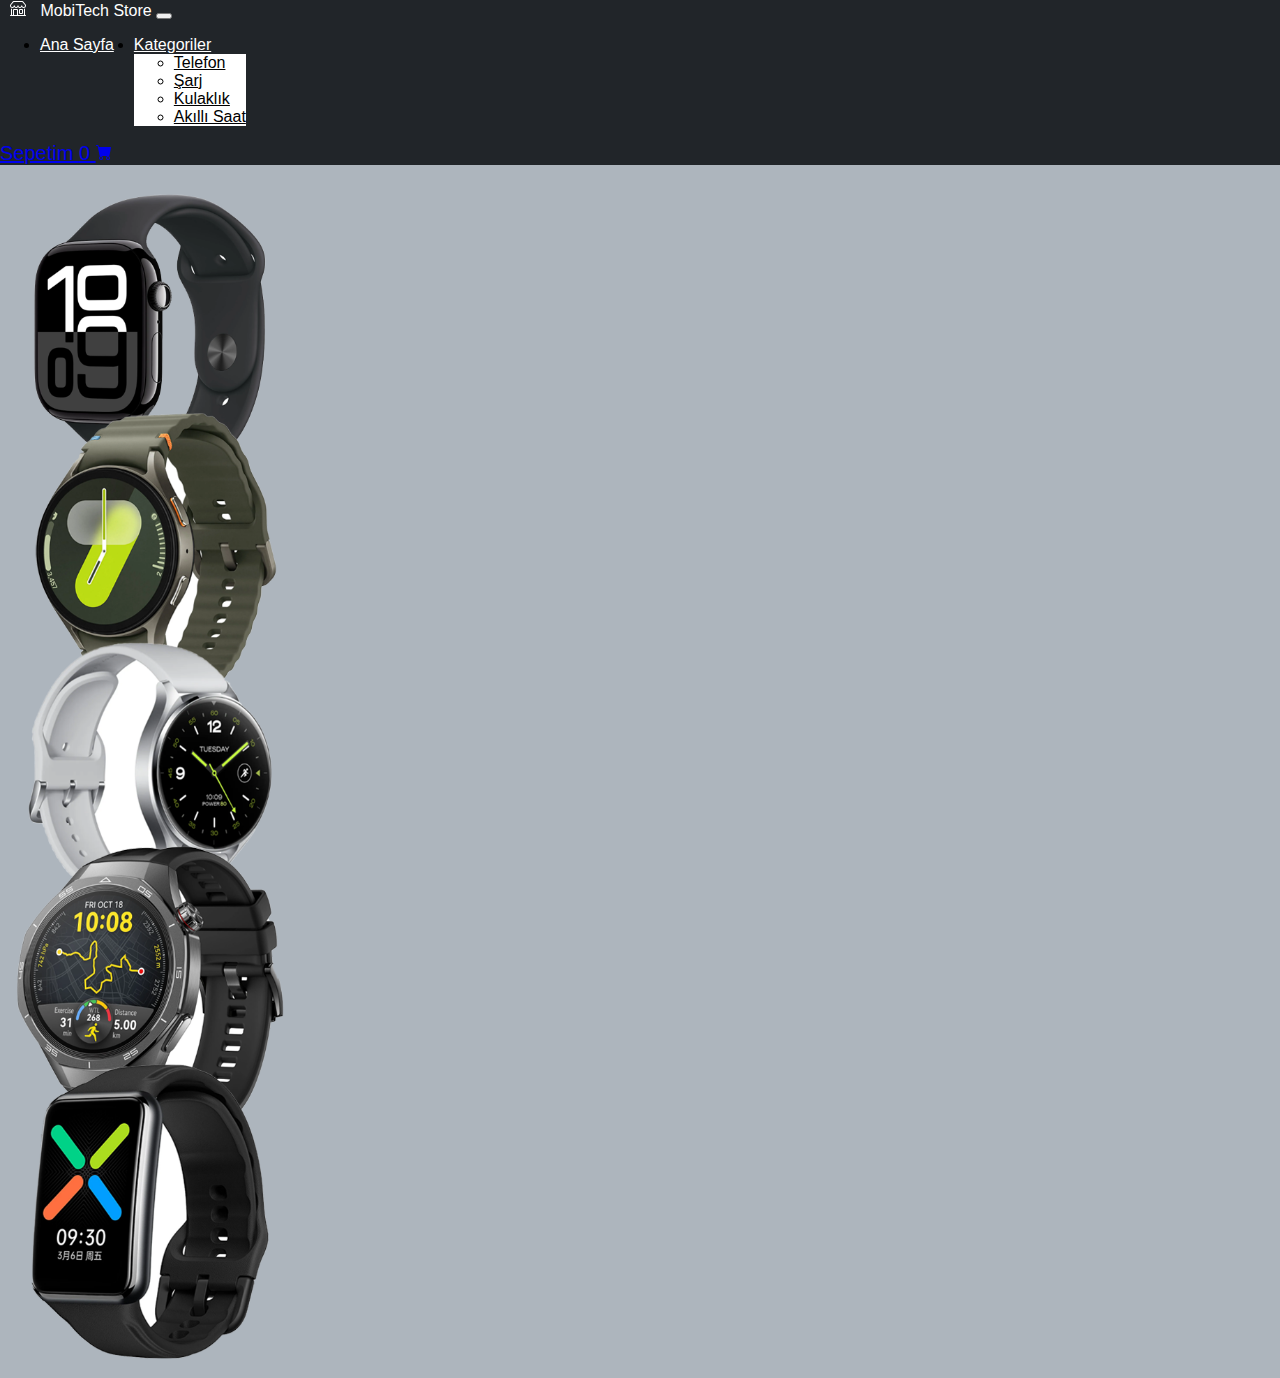
<file: Teknoloji Mağazası ve Teknik Sitesi/akıllısaat.html>
<!DOCTYPE html>
<html lang="en">
<head>
    <meta charset="UTF-8">
    <meta name="viewport" content="width=device-width, initial-scale=1.0">
    <link rel="stylesheet" href="telefon.css">
    <script src="script.js"></script>
    <link href="https://cdn.jsdelivr.net/npm/bootstrap@5.3.5/dist/css/bootstrap.min.css" rel="stylesheet" integrity="sha384-SgOJa3DmI69IUzQ2PVdRZhwQ+dy64/BUtbMJw1MZ8t5HZApcHrRKUc4W0kG879m7" crossorigin="anonymous">
    <title>MobiTech - Akıllı Saat</title>
</head>
<body class="telekran">
<!-- Navbar Bölümü -->
  <nav class="navbar navbar-expand-lg">
    <div class="container-fluid">
        <svg xmlns="http://www.w3.org/2000/svg" width="16" height="16" fill="currentColor" class="shoplogo" viewBox="0 0 16 16">
            <path d="M2.97 1.35A1 1 0 0 1 3.73 1h8.54a1 1 0 0 1 .76.35l2.609 3.044A1.5 1.5 0 0 1 16 5.37v.255a2.375 2.375 0 0 1-4.25 1.458A2.37 2.37 0 0 1 9.875 8 2.37 2.37 0 0 1 8 7.083 2.37 2.37 0 0 1 6.125 8a2.37 2.37 0 0 1-1.875-.917A2.375 2.375 0 0 1 0 5.625V5.37a1.5 1.5 0 0 1 .361-.976zm1.78 4.275a1.375 1.375 0 0 0 2.75 0 .5.5 0 0 1 1 0 1.375 1.375 0 0 0 2.75 0 .5.5 0 0 1 1 0 1.375 1.375 0 1 0 2.75 0V5.37a.5.5 0 0 0-.12-.325L12.27 2H3.73L1.12 5.045A.5.5 0 0 0 1 5.37v.255a1.375 1.375 0 0 0 2.75 0 .5.5 0 0 1 1 0M1.5 8.5A.5.5 0 0 1 2 9v6h1v-5a1 1 0 0 1 1-1h3a1 1 0 0 1 1 1v5h6V9a.5.5 0 0 1 1 0v6h.5a.5.5 0 0 1 0 1H.5a.5.5 0 0 1 0-1H1V9a.5.5 0 0 1 .5-.5M4 15h3v-5H4zm5-5a1 1 0 0 1 1-1h2a1 1 0 0 1 1 1v3a1 1 0 0 1-1 1h-2a1 1 0 0 1-1-1zm3 0h-2v3h2z"/>
          </svg>
        <a class="navbar-brand">MobiTech Store</a>
        <button class="navbar-toggler" type="button" data-bs-toggle="collapse" data-bs-target="#navbarNavDropdown" aria-controls="navbarNavDropdown" aria-expanded="false" aria-label="Toggle navigation">
            <span class="navbar-toggler-icon"></span>
        </button>
        <div class="collapse navbar-collapse" id="navbarNavDropdown">
            <ul class="navbar-nav">
              <li class="nav-item">
                <a class="nav-link active" href="index.html">Ana Sayfa</a>
              </li>
      <div class="collapse navbar-collapse" id="navbarNavDropdown">
        <li class="nav-item dropdown">
            <a class="nav-link dropdown-toggle" href="#" role="button"
               data-bs-toggle="dropdown" aria-expanded="false">
              Kategoriler
            </a>
            <ul class="dropdown-menu">
              <li><a class="dropdown-item" href="telefon.html" target="_blank">Telefon</a></li>
              <li><a class="dropdown-item" href="sarj.html" target="_blank">Şarj</a></li>
              <li><a class="dropdown-item" href="kulaklık.html" target="_blank">Kulaklık</a></li>
              <li><a class="dropdown-item" href="akıllısaat.html" target="_blank">Akıllı Saat</a></li>
            </ul>
          </li>
        </ul>
        <div class="sepet ms-auto">
          <a class="btn btn-success position-relative" href="sepet.html" target="_blank">
            Sepetim
            <span id="cart-count" class="position-absolute top-0 start-100 translate-middle badge rounded-pill bg-danger">
              0
            </span>
            <svg xmlns="http://www.w3.org/2000/svg" width="16" height="16" fill="currentColor"
                 class="bi bi-cart-fill ms-1" viewBox="0 0 16 16">
              <path d="M0 1.5A.5.5 0 0 1 .5 1H2a.5.5 0 0 1
                .485.379L2.89 3H14.5a.5.5 0 0 1
                .491.592l-1.5 8A.5.5 0 0 1
                13 12H4a.5.5 0 0 1-.491-.408L2.01
                3.607 1.61 2H.5a.5.5 0 0
                1-.5-.5M5 12a2 2 0 1 0 0
                4 2 2 0 0 0 0-4m7 0a2 2 0 1 0
                0 4 2 2 0 0 0 0-4m-7 1a1 1 0
                1 1 0 2 1 1 0 0 1 0-2m7
                0a1 1 0 1 1 0 2 1 1 0 0 1 0-2"/>
            </svg>
          </a>
        </div>
      </div>
    </div>
  </nav>    
          <div class="container py-4">
            <div class="row row-cols-1 row-cols-sm-2 row-cols-md-3 g-4">
              <!-- Apple Watch Series 10 -->
              <div class="col">
                <div class="card shadow-sm">
                  <img src="applesaat.png" class="card-img-top" alt="Apple Watch Series 10">
                  <div class="card-body">
                    <h5 class="card-title">Apple Watch Series 10<br>18.999 TL</h5>
                    <ul class="list-unstyled">
                      <li>Bellek Kapasitesi: 64 GB</li>
                      <li>Pil Gücü (mAh): 542</li>
                      <li>İşlemci: watchOS 11</li>
                      <li>Ekran Boyutu: 1.95 inç</li>
                    </ul>
                    <button class="btn btn-primary"
                            onclick="addToCart('Apple Watch Series 10', 18999)">
                      Sepete Ekle
                    </button>
                  </div>
                </div>
              </div>
              <!-- Samsung Galaxy Watch7 -->
              <div class="col">
                <div class="card shadow-sm">
                  <img src="samsaat.png" class="card-img-top" alt="Samsung Galaxy Watch7">
                  <div class="card-body">
                    <h5 class="card-title">Samsung Galaxy Watch7<br>8.399 TL</h5>
                    <ul class="list-unstyled">
                      <li>Bellek Kapasitesi: 32 GB</li>
                      <li>Pil Gücü (mAh): 425</li>
                      <li>İşlemci: Exynos W1000</li>
                      <li>Ekran Boyutu: 1.47 inç</li>
                    </ul>
                    <button class="btn btn-primary"
                            onclick="addToCart('Samsung Galaxy Watch7', 8399)">
                      Sepete Ekle
                    </button>
                  </div>
                </div>
              </div>
              <!-- Xiaomi Watch 2 -->
              <div class="col">
                <div class="card shadow-sm">
                  <img src="xiasaat.png" class="card-img-top" alt="Xiaomi Watch 2">
                  <div class="card-body">
                    <h5 class="card-title">Xiaomi Watch 2<br>5.999 TL</h5>
                    <ul class="list-unstyled">
                      <li>Bellek Kapasitesi: 32 GB</li>
                      <li>Pil Gücü (mAh): 495</li>
                      <li>İşlemci: Qualcomm Snapdragon</li>
                      <li>Ekran Boyutu: 1.43 inç</li>
                    </ul>
                    <button class="btn btn-primary"
                            onclick="addToCart('Xiaomi Watch 2', 5999)">
                      Sepete Ekle
                    </button>
                  </div>
                </div>
              </div>
              <!-- Huawei Watch GT 5 Pro -->
              <div class="col">
                <div class="card shadow-sm">
                  <img src="huasaat.png" class="card-img-top" alt="Huawei Watch GT 5 Pro">
                  <div class="card-body">
                    <h5 class="card-title">Huawei Watch GT 5 Pro<br>10.999 TL</h5>
                    <ul class="list-unstyled">
                      <li>Bellek Kapasitesi: 32 GB</li>
                      <li>Pil Gücü (mAh): 524</li>
                      <li>İşlemci: Qualcomm Snapdragon</li>
                      <li>Ekran Boyutu: 1.45 inç</li>
                    </ul>
                    <button class="btn btn-primary"
                            onclick="addToCart('Huawei Watch GT 5 Pro', 10999)">
                      Sepete Ekle
                    </button>
                  </div>
                </div>
              </div>
              <!-- Oppo Watch -->
              <div class="col">
                <div class="card shadow-sm">
                  <img src="opposaat.png" class="card-img-top" alt="Oppo Watch">
                  <div class="card-body">
                    <h5 class="card-title">Oppo Watch<br>2.069 TL</h5>
                    <ul class="list-unstyled">
                      <li>Bellek Kapasitesi: 8 GB</li>
                      <li>Pil Gücü (mAh): 430</li>
                      <li>İşlemci: Qualcomm Snapdragon</li>
                      <li>Ekran Boyutu: 1.6 inç</li>
                    </ul>
                    <button class="btn btn-primary"
                            onclick="addToCart('Oppo Watch', 2069)">
                      Sepete Ekle
                    </button>
                  </div>
                </div>
              </div>
            </div>
          </div>
          <script
            src="https://cdn.jsdelivr.net/npm/bootstrap@5.3.5/dist/js/bootstrap.bundle.min.js"
            integrity="sha384-k6d4wzSIapyDyv1kpU366/PK5hCdSbCRGRCMv+eplOQJWyd1fbcAu9OCUj5zNLiq"
            crossorigin="anonymous">
          </script>
          <script src="script.js"></script>
        </body>
        </html>
</file>
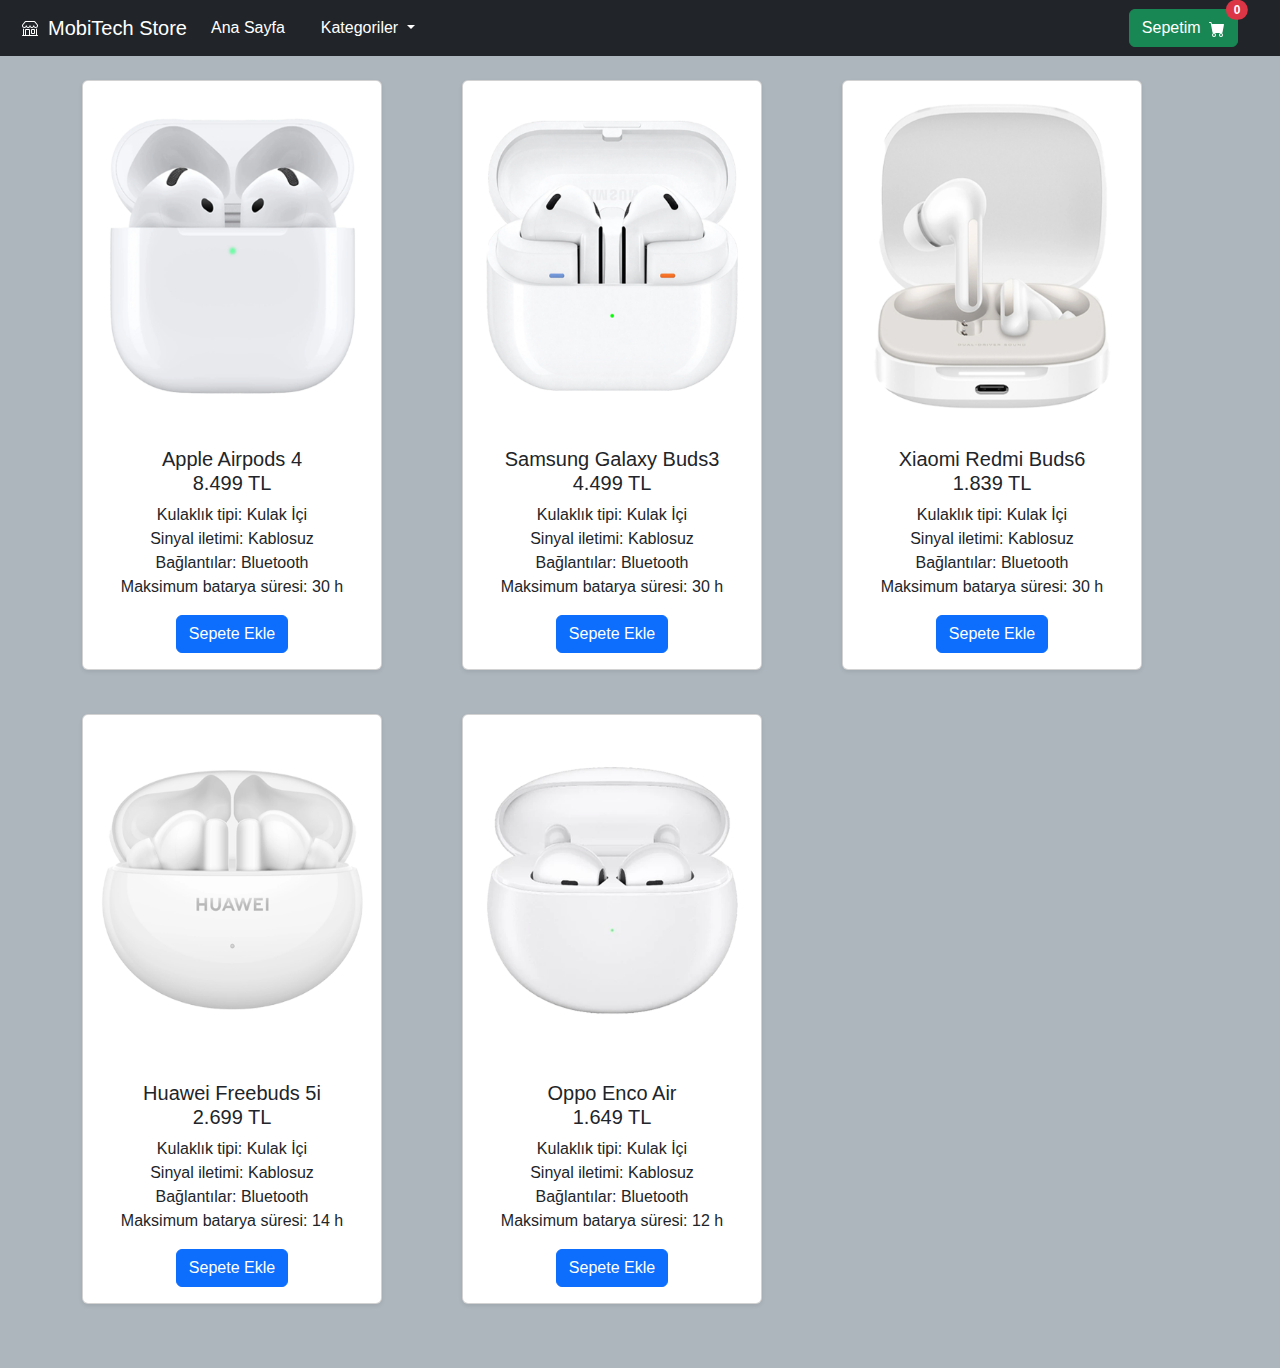
<file: Teknoloji Mağazası ve Teknik Sitesi/kulaklık.html>
<!DOCTYPE html>
<html lang="en">
<head>
  <meta charset="UTF-8">
  <meta name="viewport" content="width=device-width, initial-scale=1.0">
  <link rel="stylesheet" href="telefon.css">
  <script src="script.js"></script>
  <link href="https://cdn.jsdelivr.net/npm/bootstrap@5.3.5/dist/css/bootstrap.min.css" rel="stylesheet">
  <title>MobiTech - Kulaklık</title>
</head>
<body class="telekran">
<!-- Navbar Bölümü -->
<nav class="navbar navbar-expand-lg">
  <div class="container-fluid">
      <svg xmlns="http://www.w3.org/2000/svg" width="16" height="16" fill="currentColor" class="shoplogo" viewBox="0 0 16 16">
          <path d="M2.97 1.35A1 1 0 0 1 3.73 1h8.54a1 1 0 0 1 .76.35l2.609 3.044A1.5 1.5 0 0 1 16 5.37v.255a2.375 2.375 0 0 1-4.25 1.458A2.37 2.37 0 0 1 9.875 8 2.37 2.37 0 0 1 8 7.083 2.37 2.37 0 0 1 6.125 8a2.37 2.37 0 0 1-1.875-.917A2.375 2.375 0 0 1 0 5.625V5.37a1.5 1.5 0 0 1 .361-.976zm1.78 4.275a1.375 1.375 0 0 0 2.75 0 .5.5 0 0 1 1 0 1.375 1.375 0 0 0 2.75 0 .5.5 0 0 1 1 0 1.375 1.375 0 1 0 2.75 0V5.37a.5.5 0 0 0-.12-.325L12.27 2H3.73L1.12 5.045A.5.5 0 0 0 1 5.37v.255a1.375 1.375 0 0 0 2.75 0 .5.5 0 0 1 1 0M1.5 8.5A.5.5 0 0 1 2 9v6h1v-5a1 1 0 0 1 1-1h3a1 1 0 0 1 1 1v5h6V9a.5.5 0 0 1 1 0v6h.5a.5.5 0 0 1 0 1H.5a.5.5 0 0 1 0-1H1V9a.5.5 0 0 1 .5-.5M4 15h3v-5H4zm5-5a1 1 0 0 1 1-1h2a1 1 0 0 1 1 1v3a1 1 0 0 1-1 1h-2a1 1 0 0 1-1-1zm3 0h-2v3h2z"/>
        </svg>
      <a class="navbar-brand">MobiTech Store</a>
      <button class="navbar-toggler" type="button" data-bs-toggle="collapse" data-bs-target="#navbarNavDropdown" aria-controls="navbarNavDropdown" aria-expanded="false" aria-label="Toggle navigation">
          <span class="navbar-toggler-icon"></span>
      </button>
      <div class="collapse navbar-collapse" id="navbarNavDropdown">
          <ul class="navbar-nav">
            <li class="nav-item">
              <a class="nav-link active" href="index.html">Ana Sayfa</a>
            </li>
    <div class="collapse navbar-collapse" id="navbarNavDropdown">
      <li class="nav-item dropdown">
          <a class="nav-link dropdown-toggle" href="#" role="button"
             data-bs-toggle="dropdown" aria-expanded="false">
            Kategoriler
          </a>
          <ul class="dropdown-menu">
            <li><a class="dropdown-item" href="telefon.html" target="_blank">Telefon</a></li>
            <li><a class="dropdown-item" href="sarj.html" target="_blank">Şarj</a></li>
            <li><a class="dropdown-item" href="kulaklık.html" target="_blank">Kulaklık</a></li>
            <li><a class="dropdown-item" href="akıllısaat.html" target="_blank">Akıllı Saat</a></li>
          </ul>
        </li>
      </ul>
      <div class="sepet ms-auto">
        <a class="btn btn-success position-relative" href="sepet.html" target="_blank">
          Sepetim
          <span id="cart-count" class="position-absolute top-0 start-100 translate-middle badge rounded-pill bg-danger">
            0
          </span>
          <svg xmlns="http://www.w3.org/2000/svg" width="16" height="16" fill="currentColor"
               class="bi bi-cart-fill ms-1" viewBox="0 0 16 16">
            <path d="M0 1.5A.5.5 0 0 1 .5 1H2a.5.5 0 0 1
              .485.379L2.89 3H14.5a.5.5 0 0 1
              .491.592l-1.5 8A.5.5 0 0 1
              13 12H4a.5.5 0 0 1-.491-.408L2.01
              3.607 1.61 2H.5a.5.5 0 0
              1-.5-.5M5 12a2 2 0 1 0 0
              4 2 2 0 0 0 0-4m7 0a2 2 0 1 0
              0 4 2 2 0 0 0 0-4m-7 1a1 1 0
              1 1 0 2 1 1 0 0 1 0-2m7
              0a1 1 0 1 1 0 2 1 1 0 0 1 0-2"/>
          </svg>
        </a>
      </div>
    </div>
  </div>
</nav>
  <div class="container py-4">
    <div class="row row-cols-1 row-cols-sm-2 row-cols-md-3 g-4">
      <!-- Apple Airpods 4 -->
      <div class="col">
        <div class="card shadow-sm">
          <img src="iphkulk.png" class="card-img-top" alt="Apple Airpods 4">
          <div class="card-body">
            <h5 class="card-title">Apple Airpods 4<br>8.499 TL</h5>
            <ul class="list-unstyled">
              <li>Kulaklık tipi: Kulak İçi</li>
              <li>Sinyal iletimi: Kablosuz</li>
              <li>Bağlantılar: Bluetooth</li>
              <li>Maksimum batarya süresi: 30 h</li>
            </ul>
            <a class="btn btn-primary" onclick="addToCart('Apple Airpods 4',8499)">Sepete Ekle</a>
          </div>
        </div>
      </div>
      <!-- Samsung Galaxy Buds3 -->
      <div class="col">
        <div class="card shadow-sm">
          <img src="samkulk.png" class="card-img-top" alt="Samsung Galaxy Buds3">
          <div class="card-body">
            <h5 class="card-title">Samsung Galaxy Buds3<br>4.499 TL</h5>
            <ul class="list-unstyled">
              <li>Kulaklık tipi: Kulak İçi</li>
              <li>Sinyal iletimi: Kablosuz</li>
              <li>Bağlantılar: Bluetooth</li>
              <li>Maksimum batarya süresi: 30 h</li>
            </ul>
            <a class="btn btn-primary" onclick="addToCart('Samsung Galaxy Buds3',4499)">Sepete Ekle</a>
          </div>
        </div>
      </div>
      <!-- Xiaomi Redmi Buds6 -->
      <div class="col">
        <div class="card shadow-sm">
          <img src="xiakulk.png" class="card-img-top" alt="Xiaomi Redmi Buds6">
          <div class="card-body">
            <h5 class="card-title">Xiaomi Redmi Buds6<br>1.839 TL</h5>
            <ul class="list-unstyled">
              <li>Kulaklık tipi: Kulak İçi</li>
              <li>Sinyal iletimi: Kablosuz</li>
              <li>Bağlantılar: Bluetooth</li>
              <li>Maksimum batarya süresi: 30 h</li>
            </ul>
            <a class="btn btn-primary" onclick="addToCart('Xiaomi Redmi Buds6',1839)">Sepete Ekle</a>
          </div>
        </div>
      </div>
      <!-- Huawei Freebuds 5i -->
      <div class="col">
        <div class="card shadow-sm">
          <img src="huakulk.png" class="card-img-top" alt="Huawei Freebuds 5i">
          <div class="card-body">
            <h5 class="card-title">Huawei Freebuds 5i<br>2.699 TL</h5>
            <ul class="list-unstyled">
              <li>Kulaklık tipi: Kulak İçi</li>
              <li>Sinyal iletimi: Kablosuz</li>
              <li>Bağlantılar: Bluetooth</li>
              <li>Maksimum batarya süresi: 14 h</li>
            </ul>
            <a class="btn btn-primary" onclick="addToCart('Huawei Freebuds 5i',2699)">Sepete Ekle</a>
          </div>
        </div>
      </div>
      <!-- Oppo Enco Air -->
      <div class="col">
        <div class="card shadow-sm">
          <img src="oppokulk.png" class="card-img-top" alt="Oppo Enco Air">
          <div class="card-body">
            <h5 class="card-title">Oppo Enco Air<br>1.649 TL</h5>
            <ul class="list-unstyled">
              <li>Kulaklık tipi: Kulak İçi</li>
              <li>Sinyal iletimi: Kablosuz</li>
              <li>Bağlantılar: Bluetooth</li>
              <li>Maksimum batarya süresi: 12 h</li>
            </ul>
            <a class="btn btn-primary" onclick="addToCart('Oppo Enco Air',1649)">Sepete Ekle</a>
          </div>
        </div>
      </div>
    </div>
  </div>
  <script src="https://cdn.jsdelivr.net/npm/bootstrap@5.3.5/dist/js/bootstrap.bundle.min.js"></script>
</body>
</html>
</file>
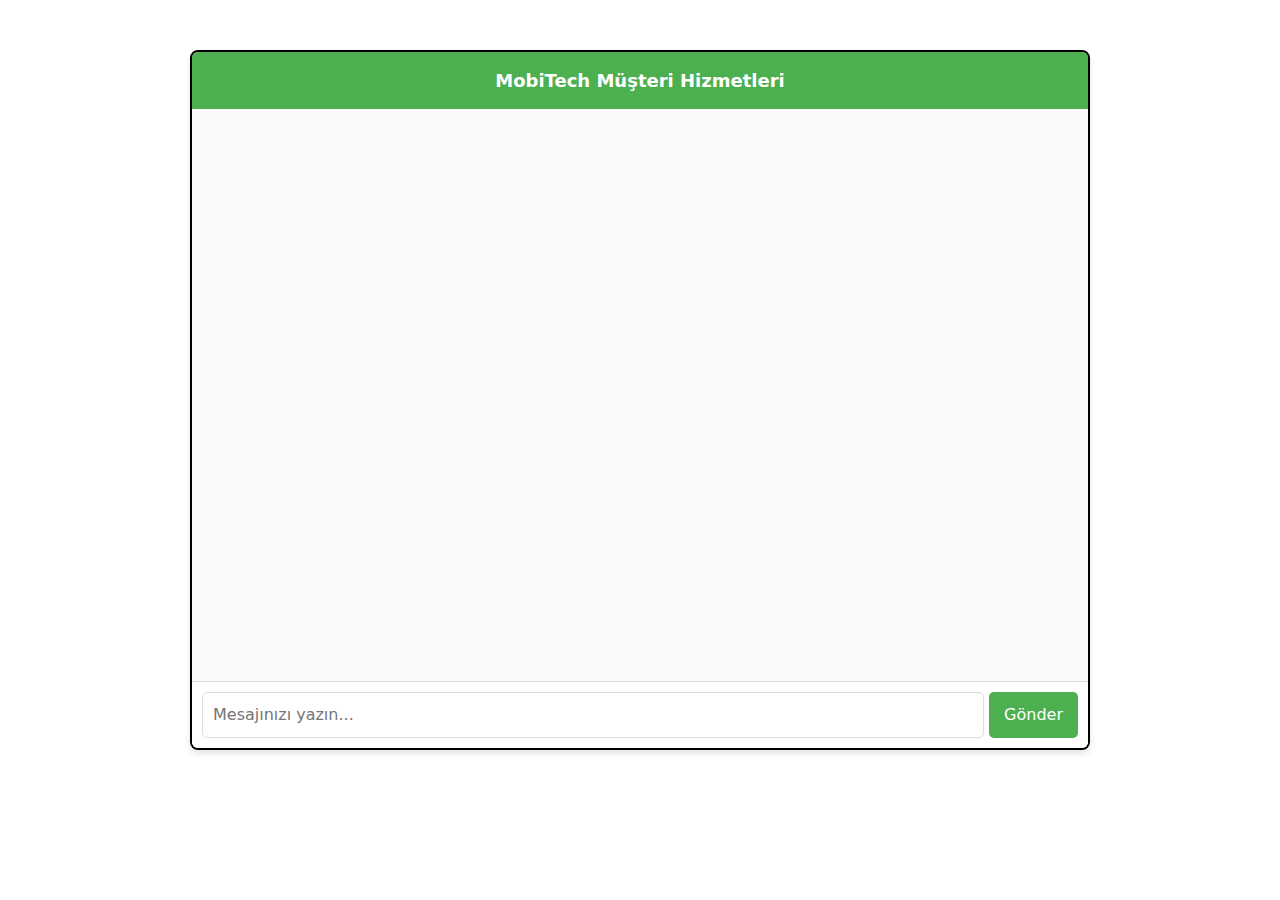
<file: Teknoloji Mağazası ve Teknik Sitesi/musteri.html>
<!DOCTYPE html>
<html lang="en">
<head>
    <meta charset="UTF-8">
    <meta name="viewport" content="width=device-width, initial-scale=1.0">
    <link rel="stylesheet" href="style.css">
    <link href="https://cdn.jsdelivr.net/npm/bootstrap@5.3.3/dist/css/bootstrap.min.css" rel="stylesheet" integrity="sha384-QWTKZyjpPEjISv5WaRU9OFeRpok6YctnYmDr5pNlyT2bRjXh0JMhjY6hW+ALEwIH" crossorigin="anonymous">
    <title>MobiTech</title>
</head>
<body>

    <div class="chat-container">
        <div class="chat-header">
            MobiTech Müşteri Hizmetleri
        </div>
        <div class="chat-messages" id="chatMessages">
        </div>
        <div class="chat-input">
            <input type="text" id="messageInput" placeholder="Mesajınızı yazın...">
            <button onclick="sendMessage()">Gönder</button>
        </div>
    </div>

    <script>
        function sendMessage() {
            const chatMessages = document.getElementById('chatMessages');
            const messageInput = document.getElementById('messageInput');

            if (messageInput.value.trim() !== '') {
                const message = document.createElement('div');
                message.classList.add('message', 'sent');
                message.textContent = messageInput.value;

                chatMessages.appendChild(message);
                chatMessages.scrollTop = chatMessages.scrollHeight; 

                messageInput.value = '';

                setTimeout(() => {
                    const response = document.createElement('div');
                    response.classList.add('message', 'received');
                    response.textContent = 'Müşteri temsilcimiz size en kısa sürede yanıt verecektir.';
                    chatMessages.appendChild(response);
                    chatMessages.scrollTop = chatMessages.scrollHeight;
                }, 1000);
            }
        }
</script>
</body>
</html>
    <script src="https://cdn.jsdelivr.net/npm/bootstrap@5.3.3/dist/js/bootstrap.bundle.min.js" integrity="sha384-YvpcrYf0tY3lHB60NNkmXc5s9fDVZLESaAA55NDzOxhy9GkcIdslK1eN7N6jIeHz" crossorigin="anonymous"></script>
</body>
</html>
</file>
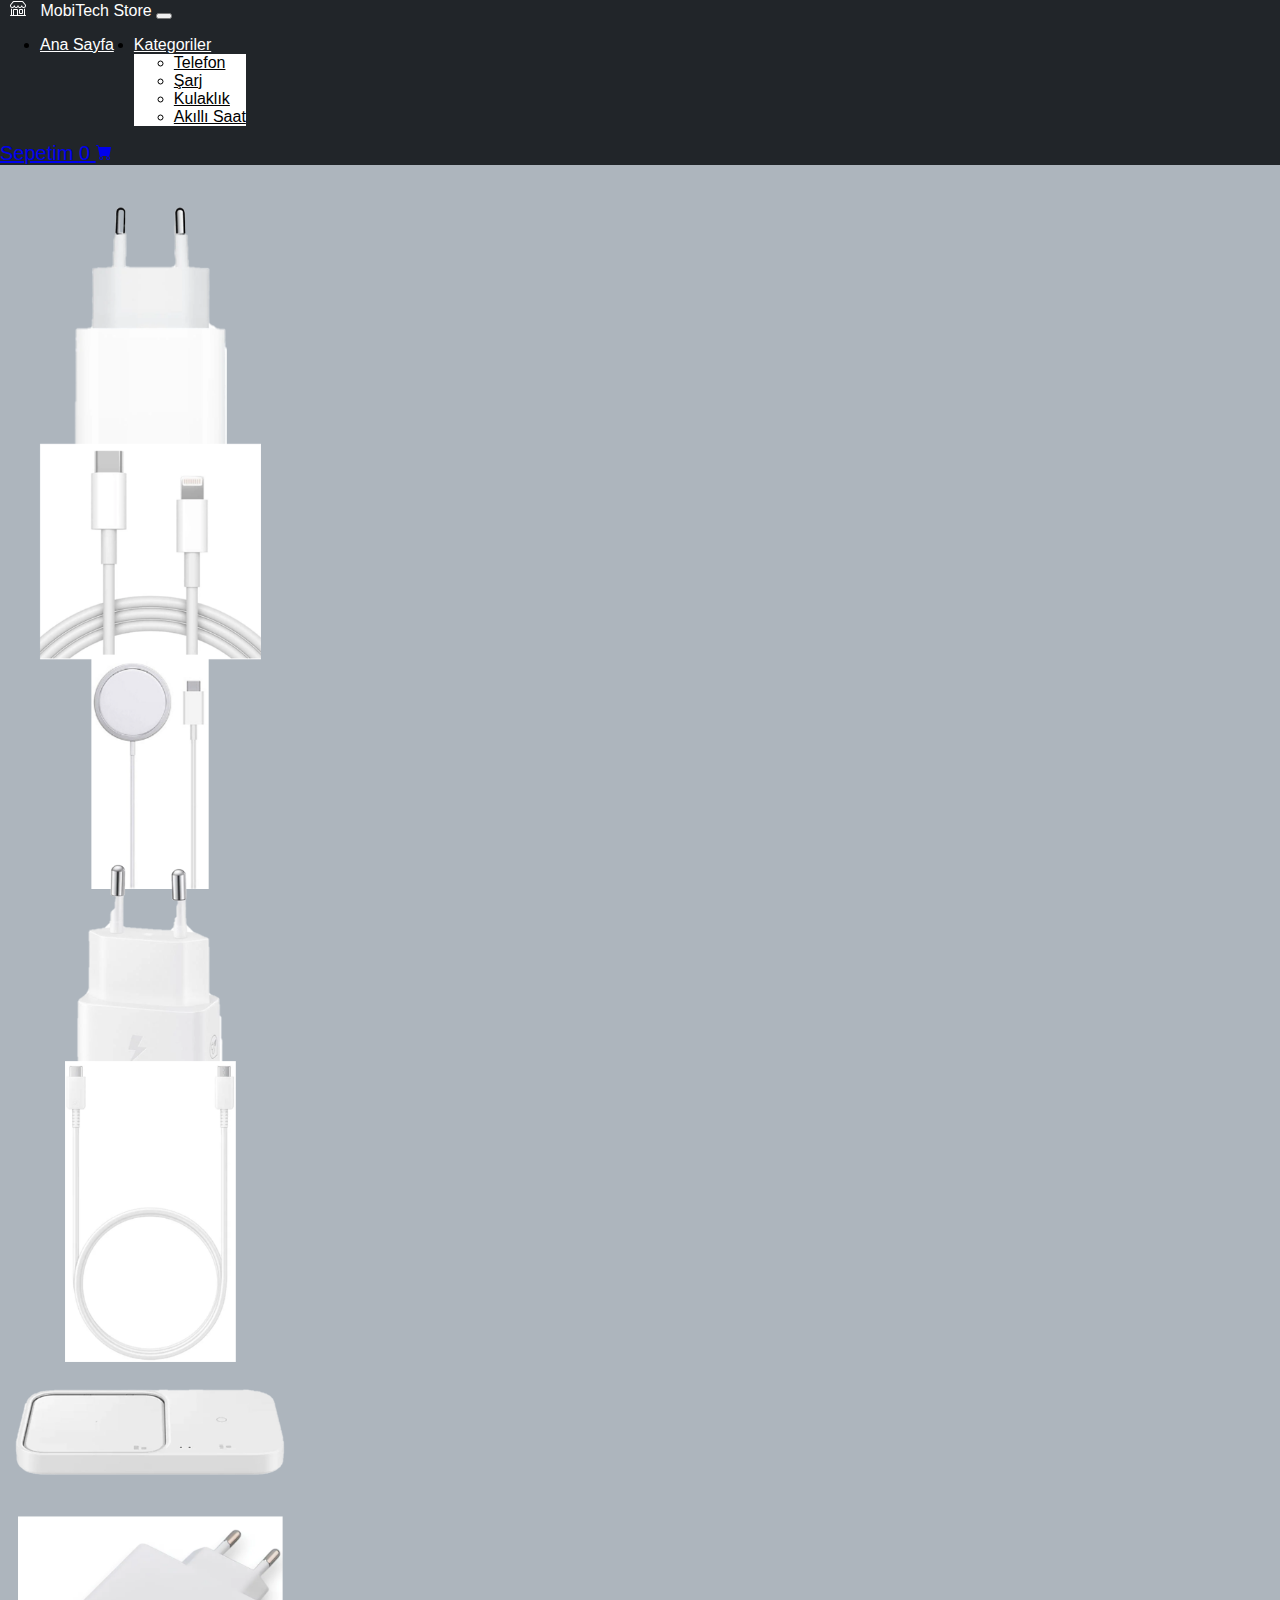
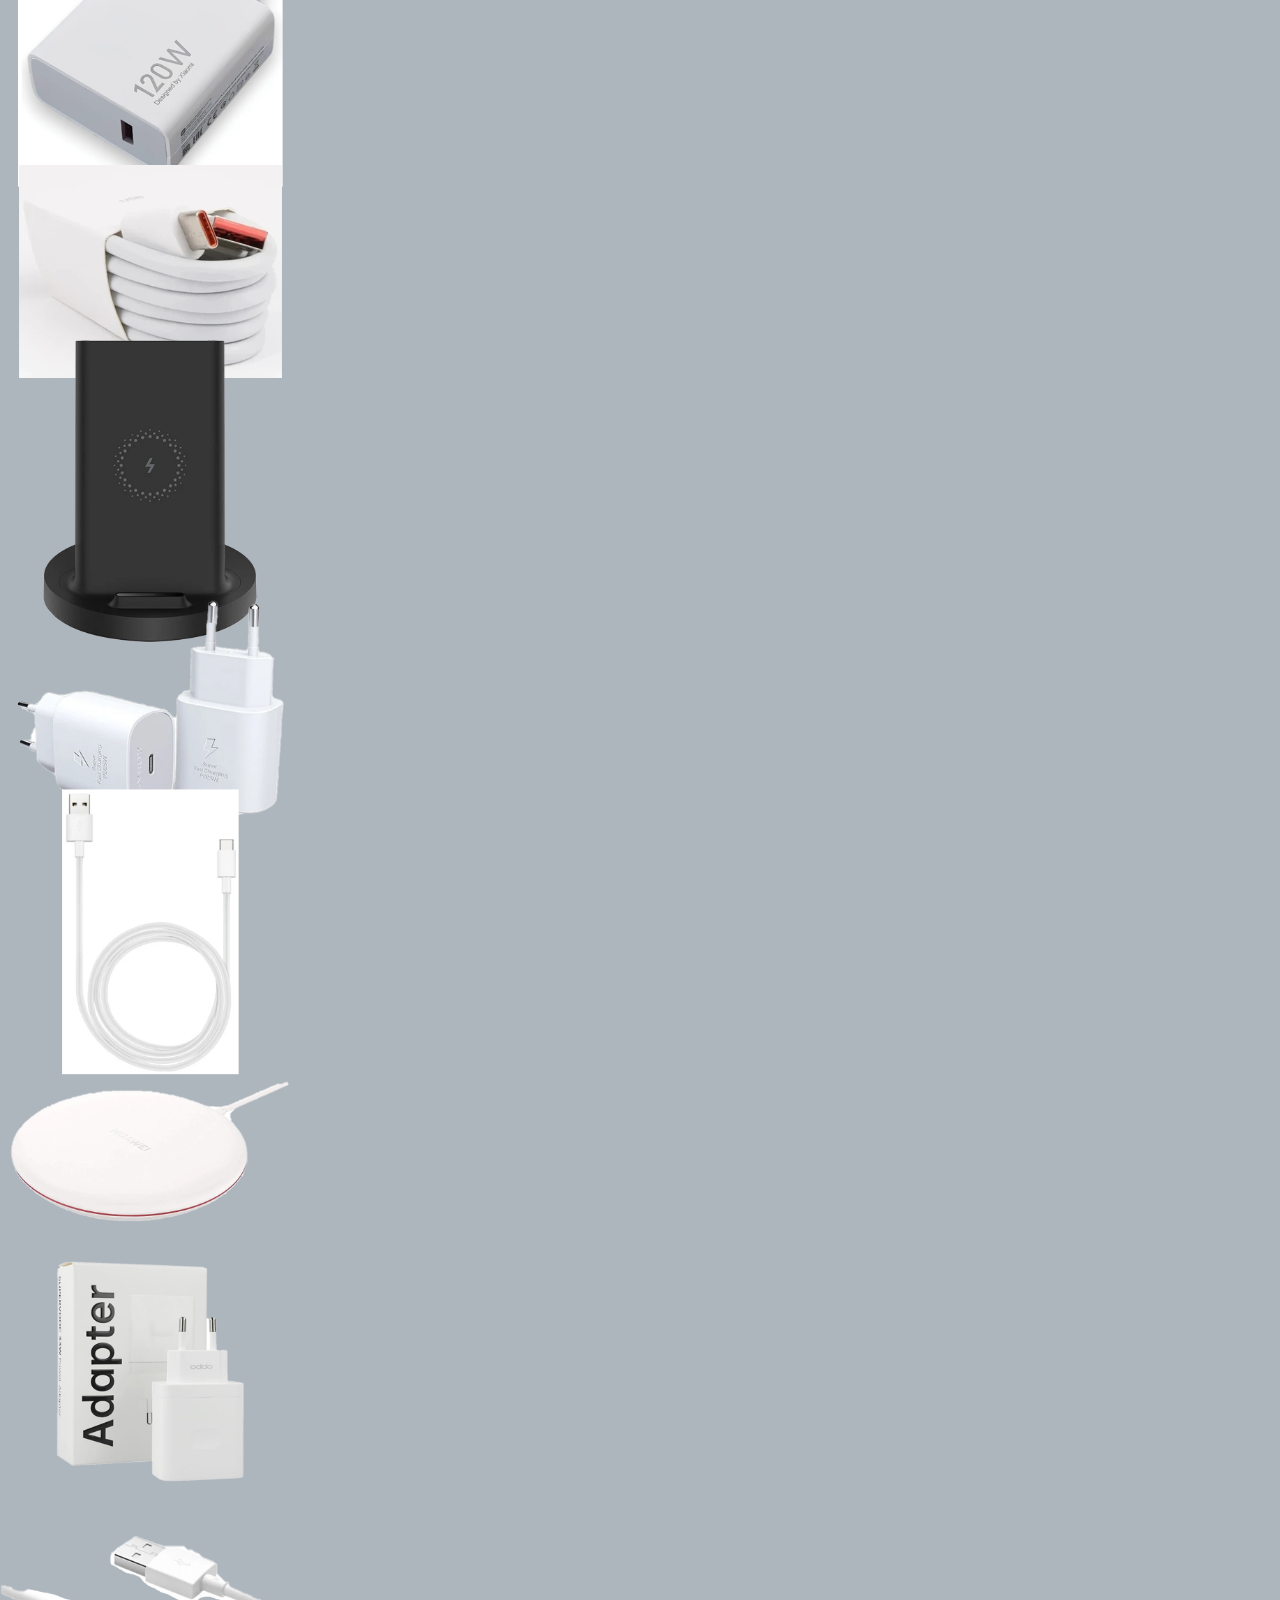
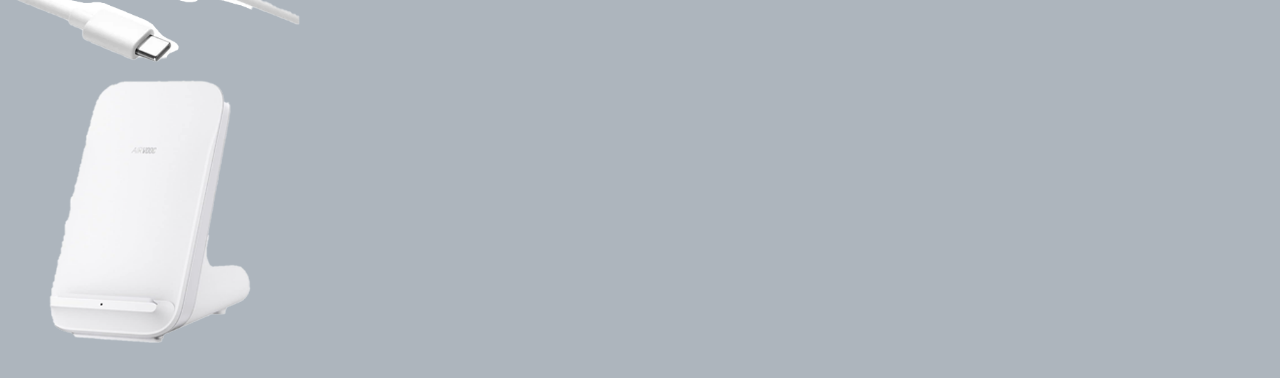
<file: Teknoloji Mağazası ve Teknik Sitesi/sarj.html>
<!DOCTYPE html>
<html lang="en">
<head>
    <meta charset="UTF-8">
    <meta name="viewport" content="width=device-width, initial-scale=1.0">
    <link rel="stylesheet" href="telefon.css">
    <script src="script.js"></script>
    <link href="https://cdn.jsdelivr.net/npm/bootstrap@5.3.5/dist/css/bootstrap.min.css" rel="stylesheet" integrity="sha384-SgOJa3DmI69IUzQ2PVdRZhwQ+dy64/BUtbMJw1MZ8t5HZApcHrRKUc4W0kG879m7" crossorigin="anonymous">
    <title>MobiTech - Şarj</title>
</head>
<body class="telekran">
<!-- Navbar Bölümü -->
<nav class="navbar navbar-expand-lg">
    <div class="container-fluid">
        <svg xmlns="http://www.w3.org/2000/svg" width="16" height="16" fill="currentColor" class="shoplogo" viewBox="0 0 16 16">
            <path d="M2.97 1.35A1 1 0 0 1 3.73 1h8.54a1 1 0 0 1 .76.35l2.609 3.044A1.5 1.5 0 0 1 16 5.37v.255a2.375 2.375 0 0 1-4.25 1.458A2.37 2.37 0 0 1 9.875 8 2.37 2.37 0 0 1 8 7.083 2.37 2.37 0 0 1 6.125 8a2.37 2.37 0 0 1-1.875-.917A2.375 2.375 0 0 1 0 5.625V5.37a1.5 1.5 0 0 1 .361-.976zm1.78 4.275a1.375 1.375 0 0 0 2.75 0 .5.5 0 0 1 1 0 1.375 1.375 0 0 0 2.75 0 .5.5 0 0 1 1 0 1.375 1.375 0 1 0 2.75 0V5.37a.5.5 0 0 0-.12-.325L12.27 2H3.73L1.12 5.045A.5.5 0 0 0 1 5.37v.255a1.375 1.375 0 0 0 2.75 0 .5.5 0 0 1 1 0M1.5 8.5A.5.5 0 0 1 2 9v6h1v-5a1 1 0 0 1 1-1h3a1 1 0 0 1 1 1v5h6V9a.5.5 0 0 1 1 0v6h.5a.5.5 0 0 1 0 1H.5a.5.5 0 0 1 0-1H1V9a.5.5 0 0 1 .5-.5M4 15h3v-5H4zm5-5a1 1 0 0 1 1-1h2a1 1 0 0 1 1 1v3a1 1 0 0 1-1 1h-2a1 1 0 0 1-1-1zm3 0h-2v3h2z"/>
          </svg>
        <a class="navbar-brand">MobiTech Store</a>
        <button class="navbar-toggler" type="button" data-bs-toggle="collapse" data-bs-target="#navbarNavDropdown" aria-controls="navbarNavDropdown" aria-expanded="false" aria-label="Toggle navigation">
            <span class="navbar-toggler-icon"></span>
        </button>
        <div class="collapse navbar-collapse" id="navbarNavDropdown">
            <ul class="navbar-nav">
              <li class="nav-item">
                <a class="nav-link active" href="index.html">Ana Sayfa</a>
              </li>
      <div class="collapse navbar-collapse" id="navbarNavDropdown">
        <li class="nav-item dropdown">
            <a class="nav-link dropdown-toggle" href="#" role="button"
               data-bs-toggle="dropdown" aria-expanded="false">
              Kategoriler
            </a>
            <ul class="dropdown-menu">
              <li><a class="dropdown-item" href="telefon.html" target="_blank">Telefon</a></li>
              <li><a class="dropdown-item" href="sarj.html" target="_blank">Şarj</a></li>
              <li><a class="dropdown-item" href="kulaklık.html" target="_blank">Kulaklık</a></li>
              <li><a class="dropdown-item" href="akıllısaat.html" target="_blank">Akıllı Saat</a></li>
            </ul>
          </li>
        </ul>
        <div class="sepet ms-auto">
          <a class="btn btn-success position-relative" href="sepet.html" target="_blank">
            Sepetim
            <span id="cart-count" class="position-absolute top-0 start-100 translate-middle badge rounded-pill bg-danger">
              0
            </span>
            <svg xmlns="http://www.w3.org/2000/svg" width="16" height="16" fill="currentColor"
                 class="bi bi-cart-fill ms-1" viewBox="0 0 16 16">
              <path d="M0 1.5A.5.5 0 0 1 .5 1H2a.5.5 0 0 1
                .485.379L2.89 3H14.5a.5.5 0 0 1
                .491.592l-1.5 8A.5.5 0 0 1
                13 12H4a.5.5 0 0 1-.491-.408L2.01
                3.607 1.61 2H.5a.5.5 0 0
                1-.5-.5M5 12a2 2 0 1 0 0
                4 2 2 0 0 0 0-4m7 0a2 2 0 1 0
                0 4 2 2 0 0 0 0-4m-7 1a1 1 0
                1 1 0 2 1 1 0 0 1 0-2m7
                0a1 1 0 1 1 0 2 1 1 0 0 1 0-2"/>
            </svg>
          </a>
        </div>
      </div>
    </div>
  </nav>
    <div class="container py-4">
        <div class="row row-cols-1 row-cols-sm-2 row-cols-md-3 g-4">
            <!-- iPhone Adaptör -->
            <div class="col">
                <div class="card shadow-sm">
                    <img src="iphoneadaptor.png" class="card-img-top" alt="iPhone Adaptör">
                    <div class="card-body">
                        <h5 class="card-title">iPhone Adaptör<br>855 TL</h5>
                        <ul class="list-unstyled">
                            <li>Bağlantı Tipi: Type-C</li>
                            <li>Çıkış Gücü: 20W</li>
                        </ul>
                        <a class="btn btn-primary" onclick="addToCart('iPhone Adaptör',855)">Sepete Ekle</a>
                    </div>
                </div>
            </div>
            <!-- iPhone Şarj Kablosu -->
            <div class="col">
                <div class="card shadow-sm">
                    <img src="iphonekablo.png" class="card-img-top" alt="iPhone Şarj Kablosu">
                    <div class="card-body">
                        <h5 class="card-title">iPhone Şarj Kablosu<br>349 TL</h5>
                        <ul class="list-unstyled">
                            <li>Bağlantı Tipi: Type-C</li>
                            <li>Akım Taşıma Kapasitesi: 3A</li>
                        </ul>
                        <a class="btn btn-primary" onclick="addToCart('iPhone Şarj Kablosu',349)">Sepete Ekle</a>
                    </div>
                </div>
            </div>
            <!-- iPhone Kablosuz Şarj -->
            <div class="col">
                <div class="card shadow-sm">
                    <img src="iphonekablosuz.png" class="card-img-top" alt="iPhone Kablosuz Şarj">
                    <div class="card-body">
                        <h5 class="card-title">iPhone Kablosuz Şarj<br>1.959 TL</h5>
                        <ul class="list-unstyled">
                            <li>Bağlantı Tipi: Kablosuz</li>
                            <li>Çıkış Gücü: 20W</li>
                        </ul>
                        <a class="btn btn-primary" onclick="addToCart('iPhone Kablosuz Şarj',1959)">Sepete Ekle</a>
                    </div>
                </div>
            </div>
            <!-- Samsung Adaptör -->
            <div class="col">
                <div class="card shadow-sm">
                    <img src="samsungadaptor.png" class="card-img-top" alt="Samsung Adaptör">
                    <div class="card-body">
                        <h5 class="card-title">Samsung Adaptör<br>779 TL</h5>
                        <ul class="list-unstyled">
                            <li>Bağlantı Tipi: Type-C</li>
                            <li>Çıkış Gücü: 25W</li>
                        </ul>
                        <a class="btn btn-primary" onclick="addToCart('Samsung Adaptör',779)">Sepete Ekle</a>
                    </div>
                </div>
            </div>
            <!-- Samsung Şarj Kablosu -->
            <div class="col">
                <div class="card shadow-sm">
                    <img src="samsungkablo.png" class="card-img-top" alt="Samsung Şarj Kablosu">
                    <div class="card-body">
                        <h5 class="card-title">Samsung Şarj Kablosu<br>279 TL</h5>
                        <ul class="list-unstyled">
                            <li>Bağlantı Tipi: Type-C</li>
                            <li>Akım Taşıma Kapasitesi: 3A</li>
                        </ul>
                        <a class="btn btn-primary" onclick="addToCart('Samsung Şarj Kablosu',279)">Sepete Ekle</a>
                    </div>
                </div>
            </div>
            <!-- Samsung Kablosuz Şarj -->
            <div class="col">
                <div class="card shadow-sm">
                    <img src="samsungkablosuz.png" class="card-img-top" alt="Samsung Kablosuz Şarj">
                    <div class="card-body">
                        <h5 class="card-title">Samsung Kablosuz Şarj<br>2.199 TL</h5>
                        <ul class="list-unstyled">
                            <li>Bağlantı Tipi: Kablosuz</li>
                            <li>Çıkış Gücü: 15W</li>
                        </ul>
                        <a class="btn btn-primary" onclick="addToCart('Samsung Kablosuz Şarj',2199)">Sepete Ekle</a>
                    </div>
                </div>
            </div>
            <!-- Xiaomi Adaptör -->
            <div class="col">
                <div class="card shadow-sm">
                    <img src="xiaadaptor.png" class="card-img-top" alt="Xiaomi Adaptör">
                    <div class="card-body">
                        <h5 class="card-title">Xiaomi Adaptör<br>547 TL</h5>
                        <ul class="list-unstyled">
                            <li>Bağlantı Tipi: Type-C</li>
                            <li>Çıkış Gücü: 120W</li>
                        </ul>
                        <a class="btn btn-primary" onclick="addToCart('Xiaomi Adaptör',547)">Sepete Ekle</a>
                    </div>
                </div>
            </div>
            <!-- Xiaomi Şarj Kablosu -->
            <div class="col">
                <div class="card shadow-sm">
                    <img src="xiakablo.png" class="card-img-top" alt="Xiaomi Şarj Kablosu">
                    <div class="card-body">
                        <h5 class="card-title">Xiaomi Şarj Kablosu<br>239 TL</h5>
                        <ul class="list-unstyled">
                            <li>Bağlantı Tipi: Type-C</li>
                            <li>Akım Taşıma Kapasitesi: 5A</li>
                        </ul>
                        <a class="btn btn-primary" onclick="addToCart('Xiaomi Şarj Kablosu',239)">Sepete Ekle</a>
                    </div>
                </div>
            </div>
            <!-- Xiaomi Kablosuz Şarj -->
            <div class="col">
                <div class="card shadow-sm">
                    <img src="xiakablosuz.png" class="card-img-top" alt="Xiaomi Kablosuz Şarj">
                    <div class="card-body">
                        <h5 class="card-title">Xiaomi Kablosuz Şarj<br>1.048 TL</h5>
                        <ul class="list-unstyled">
                            <li>Bağlantı Tipi: Kablosuz</li>
                            <li>Çıkış Gücü: 20W</li>
                        </ul>
                        <a class="btn btn-primary" onclick="addToCart('Xiaomi Kablosuz Şarj',1048)">Sepete Ekle</a>
                    </div>
                </div>
            </div>
            <!-- Huawei Adaptör -->
            <div class="col">
                <div class="card shadow-sm">
                    <img src="huaadaptor.png" class="card-img-top" alt="Huawei Adaptör">
                    <div class="card-body">
                        <h5 class="card-title">Huawei Adaptör<br>597 TL</h5>
                        <ul class="list-unstyled">
                            <li>Bağlantı Tipi: Type-C</li>
                            <li>Çıkış Gücü: 25W</li>
                        </ul>
                        <a class="btn btn-primary" onclick="addToCart('Huawei Adaptör',597)">Sepete Ekle</a>
                    </div>
                </div>
            </div>
            <!-- Huawei Şarj Kablosu -->
            <div class="col">
                <div class="card shadow-sm">
                    <img src="huakablo.png" class="card-img-top" alt="Huawei Şarj Kablosu">
                    <div class="card-body">
                        <h5 class="card-title">Huawei Şarj Kablosu<br>199 TL</h5>
                        <ul class="list-unstyled">
                            <li>Bağlantı Tipi: Type-C</li>
                            <li>Akım Taşıma Kapasitesi: 5A</li>
                        </ul>
                        <a class="btn btn-primary" onclick="addToCart('Huawei Şarj Kablosu',199)">Sepete Ekle</a>
                    </div>
                </div>
            </div>
            <!-- Huawei Kablosuz Şarj -->
            <div class="col">
                <div class="card shadow-sm">
                    <img src="huakablosuz.png" class="card-img-top" alt="Huawei Kablosuz Şarj">
                    <div class="card-body">
                        <h5 class="card-title">Huawei Kablosuz Şarj<br>1.423 TL</h5>
                        <ul class="list-unstyled">
                            <li>Bağlantı Tipi: Kablosuz</li>
                            <li>Çıkış Gücü: 15 W</li>
                        </ul>
                        <a class="btn btn-primary" onclick="addToCart('Huawei Kablosuz Şarj',1423)">Sepete Ekle</a>
                    </div>
                </div>
            </div>
            <!-- Oppo Adaptör -->
            <div class="col">
                <div class="card shadow-sm">
                    <img src="oppoadaptor.png" class="card-img-top" alt="Oppo Adaptör">
                    <div class="card-body">
                        <h5 class="card-title">Oppo Adaptör<br>712 TL</h5>
                        <ul class="list-unstyled">
                            <li>Bağlantı Tipi: Type-C</li>
                            <li>Çıkış Gücü: 33W</li>
                        </ul>
                        <a class="btn btn-primary" onclick="addToCart('Oppo Adaptör',712)">Sepete Ekle</a>
                    </div>
                </div>
            </div>
            <!-- Oppo Şarj Kablosu -->
            <div class="col">
                <div class="card shadow-sm">
                    <img src="oppokablo.png" class="card-img-top" alt="Oppo Şarj Kablosu">
                    <div class="card-body">
                        <h5 class="card-title">Oppo Şarj Kablosu<br>139 TL</h5>
                        <ul class="list-unstyled">
                            <li>Bağlantı Tipi: Type-C</li>
                            <li>Akım Taşıma Kapasitesi: 3A</li>
                        </ul>
                        <a class="btn btn-primary" onclick="addToCart('Oppo Şarj Kablosu',139)">Sepete Ekle</a>
                    </div>
                </div>
            </div>
            <!-- Oppo Kablosuz Şarj -->
            <div class="col">
                <div class="card shadow-sm">
                    <img src="oppokablosuz.png" class="card-img-top" alt="Oppo Kablosuz Şarj">
                    <div class="card-body">
                        <h5 class="card-title">Oppo Kablosuz Şarj<br>723 TL</h5>
                        <ul class="list-unstyled">
                            <li>Bağlantı Tipi: Kablosuz</li>
                            <li>Çıkış Gücü: 45W</li>
                        </ul>
                        <a class="btn btn-primary" onclick="addToCart('Oppo Kablosuz Şarj',723)">Sepete Ekle</a>
                    </div>
                </div>
            </div>
        </div>
    </div>
    <script src="https://cdn.jsdelivr.net/npm/bootstrap@5.3.5/dist/js/bootstrap.bundle.min.js" integrity="sha384-k6d4wzSIapyDyv1kpU366/PK5hCdSbCRGRCMv+eplOQJWyd1fbcAu9OCUj5zNLiq" crossorigin="anonymous"></script></body>
    </body>
    </html>
</file>
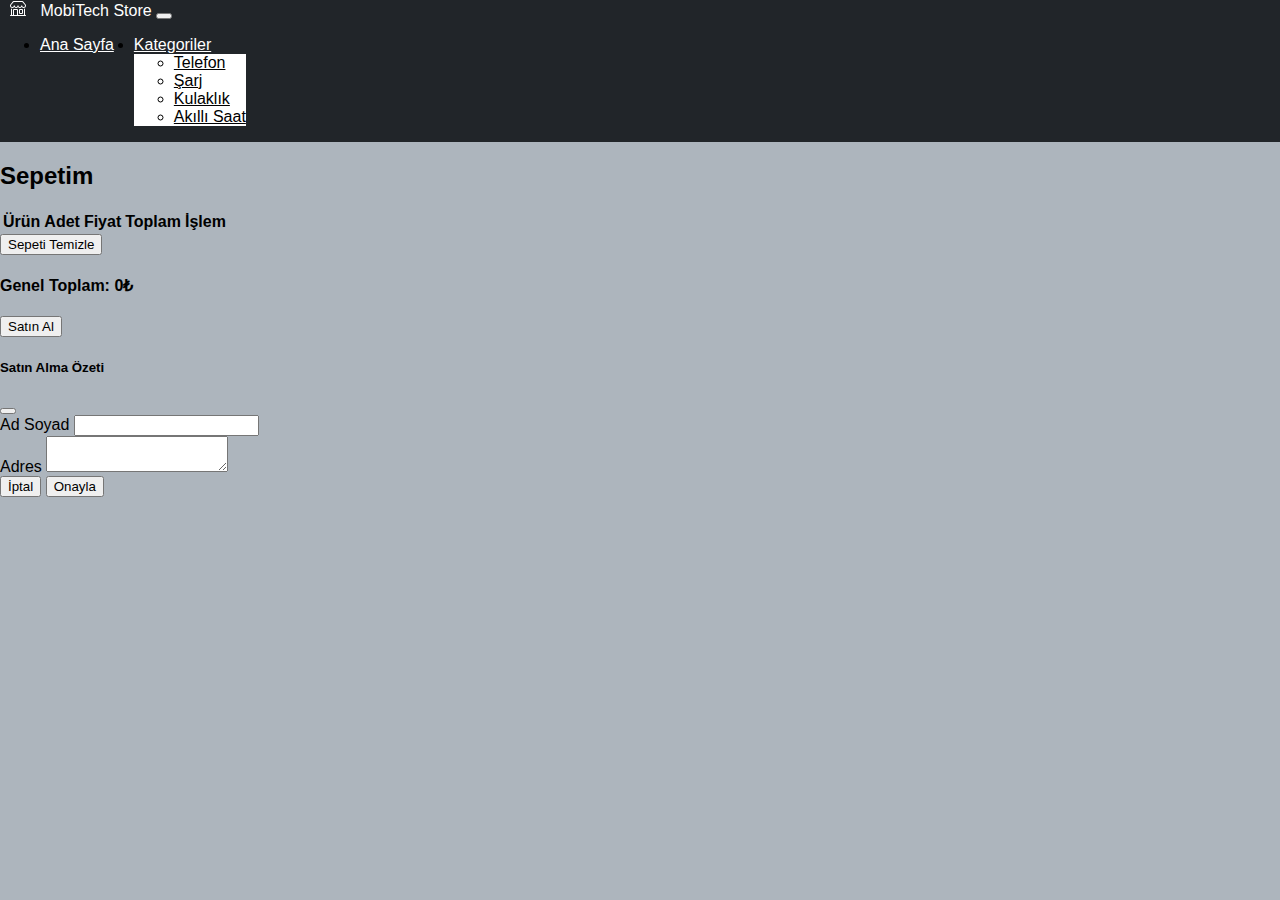
<file: Teknoloji Mağazası ve Teknik Sitesi/sepet.html>
<!DOCTYPE html>
<html lang="en">
<head>
  <meta charset="UTF-8">
  <meta name="viewport" content="width=device-width, initial-scale=1">
  <link rel="stylesheet" href="telefon.css">
  <link
    href="https://cdn.jsdelivr.net/npm/bootstrap@5.3.5/dist/css/bootstrap.min.css"
    rel="stylesheet"
    integrity="sha384-SgOJa3DmI69IUzQ2PVdRZhwQ+dy64/BUtbMJw1MZ8t5HZApcHrRKUc4W0kG879m7"
    crossorigin="anonymous">
  <title>MobiTech – Sepetim</title>
</head>
<body class="telekran">

  <!-- NAVBAR -->
  <nav class="navbar navbar-expand-lg">
    <div class="container-fluid">
        <svg xmlns="http://www.w3.org/2000/svg" width="16" height="16" fill="currentColor" class="shoplogo" viewBox="0 0 16 16">
            <path d="M2.97 1.35A1 1 0 0 1 3.73 1h8.54a1 1 0 0 1 .76.35l2.609 3.044A1.5 1.5 0 0 1 16 5.37v.255a2.375 2.375 0 0 1-4.25 1.458A2.37 2.37 0 0 1 9.875 8 2.37 2.37 0 0 1 8 7.083 2.37 2.37 0 0 1 6.125 8a2.37 2.37 0 0 1-1.875-.917A2.375 2.375 0 0 1 0 5.625V5.37a1.5 1.5 0 0 1 .361-.976zm1.78 4.275a1.375 1.375 0 0 0 2.75 0 .5.5 0 0 1 1 0 1.375 1.375 0 0 0 2.75 0 .5.5 0 0 1 1 0 1.375 1.375 0 1 0 2.75 0V5.37a.5.5 0 0 0-.12-.325L12.27 2H3.73L1.12 5.045A.5.5 0 0 0 1 5.37v.255a1.375 1.375 0 0 0 2.75 0 .5.5 0 0 1 1 0M1.5 8.5A.5.5 0 0 1 2 9v6h1v-5a1 1 0 0 1 1-1h3a1 1 0 0 1 1 1v5h6V9a.5.5 0 0 1 1 0v6h.5a.5.5 0 0 1 0 1H.5a.5.5 0 0 1 0-1H1V9a.5.5 0 0 1 .5-.5M4 15h3v-5H4zm5-5a1 1 0 0 1 1-1h2a1 1 0 0 1 1 1v3a1 1 0 0 1-1 1h-2a1 1 0 0 1-1-1zm3 0h-2v3h2z"/>
          </svg>

        <a class="navbar-brand">MobiTech Store</a>
        <button class="navbar-toggler" type="button" data-bs-toggle="collapse" data-bs-target="#navbarNavDropdown" aria-controls="navbarNavDropdown" aria-expanded="false" aria-label="Toggle navigation">
            <span class="navbar-toggler-icon"></span>
        </button>
        <div class="collapse navbar-collapse" id="navbarNavDropdown">
            <ul class="navbar-nav">
              <li class="nav-item">
                <a class="nav-link active" href="index.html">Ana Sayfa</a>
              </li>
      <div class="collapse navbar-collapse" id="navbarNavDropdown">
        <li class="nav-item dropdown">
            <a class="nav-link dropdown-toggle" href="#" role="button"
               data-bs-toggle="dropdown" aria-expanded="false">
              Kategoriler
            </a>
            <ul class="dropdown-menu">
              <li><a class="dropdown-item" href="telefon.html" target="_blank">Telefon</a></li>
              <li><a class="dropdown-item" href="sarj.html" target="_blank">Şarj</a></li>
              <li><a class="dropdown-item" href="kulaklık.html" target="_blank">Kulaklık</a></li>
              <li><a class="dropdown-item" href="akıllısaat.html" target="_blank">Akıllı Saat</a></li>
            </ul>
          </li>
        </ul>
        <!-- <div class="sepet ms-auto">
          <a class="btn btn-success position-relative" href="sepet.html">
            Sepetim
            <span id="cart-count" class="position-absolute top-0 start-100 translate-middle badge rounded-pill bg-danger">
              0
            </span>
            <svg xmlns="http://www.w3.org/2000/svg" width="16" height="16" fill="currentColor"
                 class="bi bi-cart-fill ms-1" viewBox="0 0 16 16">
              <path d="M0 1.5A.5.5 0 0 1 .5 1H2a.5.5 0 0 1
                .485.379L2.89 3H14.5a.5.5 0 0 1
                .491.592l-1.5 8A.5.5 0 0 1
                13 12H4a.5.5 0 0 1-.491-.408L2.01
                3.607 1.61 2H.5a.5.5 0 0
                1-.5-.5M5 12a2 2 0 1 0 0
                4 2 2 0 0 0 0-4m7 0a2 2 0 1 0
                0 4 2 2 0 0 0 0-4m-7 1a1 1 0
                1 1 0 2 1 1 0 0 1 0-2m7
                0a1 1 0 1 1 0 2 1 1 0 0 1 0-2"/>
            </svg>
          </a>
        </div> -->
      </div>
    </div>
  </nav>
  <!-- Sepet Tablosu-->
  <div class="container mt-5">
    <h2 class="mb-4">Sepetim</h2>
    <table class="table table-bordered text-center align-middle">
      <thead class="table-light">
        <tr>
          <th>Ürün</th>
          <th>Adet</th>
          <th>Fiyat</th>
          <th>Toplam</th>
          <th>İşlem</th>
        </tr>
      </thead>
      <tbody id="sepetItems"></tbody>
    </table>
    <!-- Sepeti Temizle -->
    <div class="text-end me-2 mb-3">
      <button class="btn btn-dark" onclick="sepetiTemizle()">Sepeti Temizle</button>
    </div>
    <!-- Satın Al -->
    <div class="text-end me-2">
      <h4>Genel Toplam: <span id="toplamTutar">0₺</span></h4>
      <button class="btn btn-success mt-2" data-bs-toggle="modal" data-bs-target="#checkoutModal">
        Satın Al
      </button>
    </div>
  </div>
  <!-- Satın Al Modal -->
  <div class="modal fade" id="checkoutModal" tabindex="-1" aria-labelledby="checkoutModalLabel" aria-hidden="true">
    <div class="modal-dialog">
      <form id="checkoutForm" class="modal-content">
        <div class="modal-header">
          <h5 class="modal-title" id="checkoutModalLabel">Satın Alma Özeti</h5>
          <button type="button" class="btn-close" data-bs-dismiss="modal"></button>
        </div>
        <div class="modal-body">
          <div id="orderSummary" class="mb-3">
          </div>
          <div class="mb-3">
            <label for="customerName" class="form-label">Ad Soyad</label>
            <input type="text" id="customerName" class="form-control" required>
          </div>
          <div class="mb-3">
            <label for="customerAddress" class="form-label">Adres</label>
            <textarea id="customerAddress" class="form-control" rows="2" required></textarea>
          </div>
        </div>
        <div class="modal-footer">
          <button type="button" class="btn btn-secondary" data-bs-dismiss="modal">İptal</button>
          <button type="submit" class="btn btn-primary">Onayla</button>
        </div>
      </form>
    </div>
  </div>
  <script src="https://cdn.jsdelivr.net/npm/bootstrap@5.3.5/dist/js/bootstrap.bundle.min.js"
          integrity="sha384-k6d4wzSIapyDyv1kpU366/PK5hCdSbCRGRCMv+eplOQJWyd1fbcAu9OCUj5zNLiq"
          crossorigin="anonymous"></script>
  <script src="script.js"></script>
  
  <script>
    // Checkout modal açılırken sipariş özetini doldur
    const checkoutModal = document.getElementById('checkoutModal');
    checkoutModal.addEventListener('show.bs.modal', () => {
      const sepet = JSON.parse(localStorage.getItem('sepet')) || [];
      const summary = sepet.map(u => 
        `<div>${u.ad} ×${u.adet} = ${(u.adet*u.fiyat).toLocaleString('tr-TR')}₺</div>`
      ).join('');
      const total = sepet.reduce((sum,u)=>sum+u.adet*u.fiyat,0);
      document.getElementById('orderSummary').innerHTML =
        summary + `<hr><strong>Genel Toplam: ${total.toLocaleString('tr-TR')}₺</strong>`;
    });

    // Form submit: e-posta gösterimi, sepet temizle
    document.getElementById('checkoutForm').addEventListener('submit', e => {
      e.preventDefault();
      const adSoyad = document.getElementById('customerName').value;
      const adres   = document.getElementById('customerAddress').value;
      const sepet   = JSON.parse(localStorage.getItem('sepet')) || [];
      const total   = sepet.reduce((sum,u)=>sum+u.adet*u.fiyat,0);

      // Alert ile e-posta gösterimi
      alert(
        `🛒 Satın Alma Başarılı!\n` +
        `Ad Soyad: ${adSoyad}\n` +
        `Adres: ${adres}\n` +
        `Ödenecek Tutar: ${total.toLocaleString('tr-TR')}₺\n\n` +
        `Bir onay e-postası gönderildi (!).`
      );

      // Sepeti yenile
      localStorage.removeItem('sepet');
      sepetiGoster();
      sepetSayisiniGuncelle();
      bootstrap.Modal.getInstance(checkoutModal).hide();
    });
  </script>
</body>
</html>
</file>
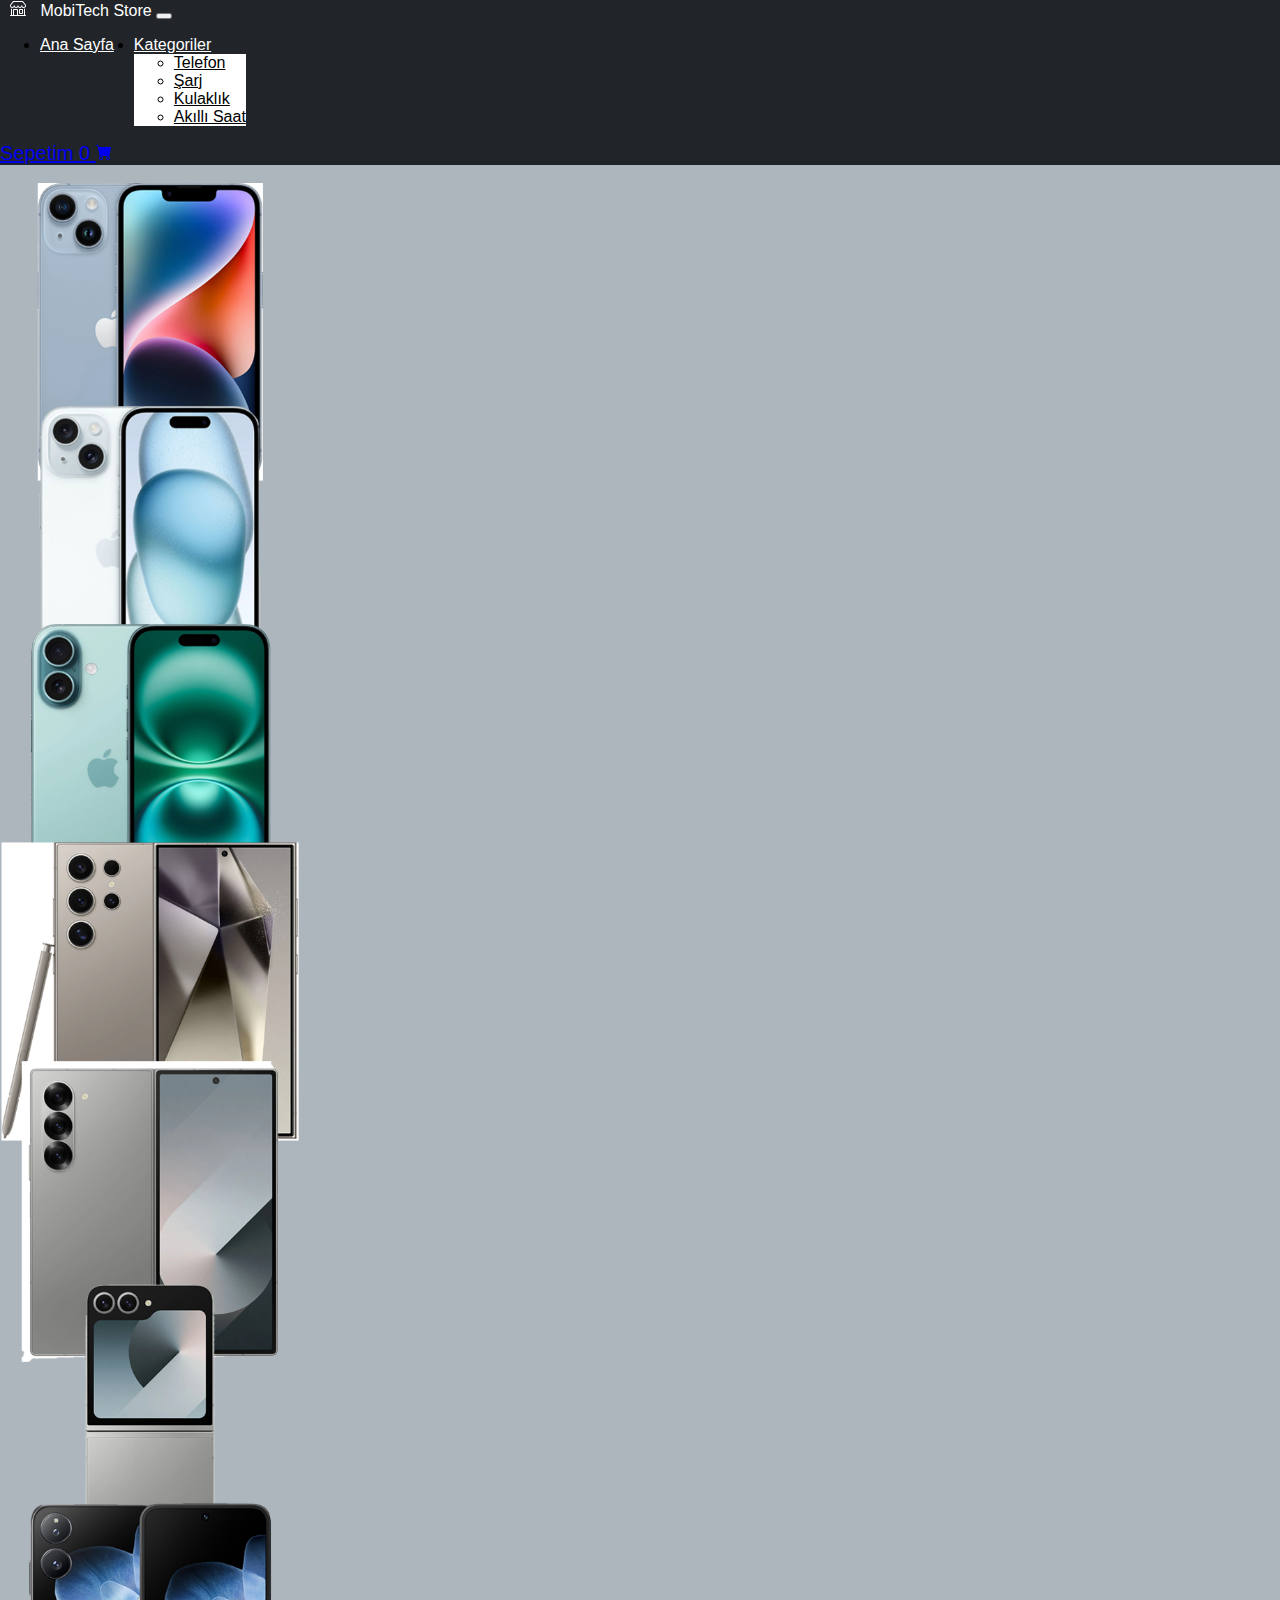
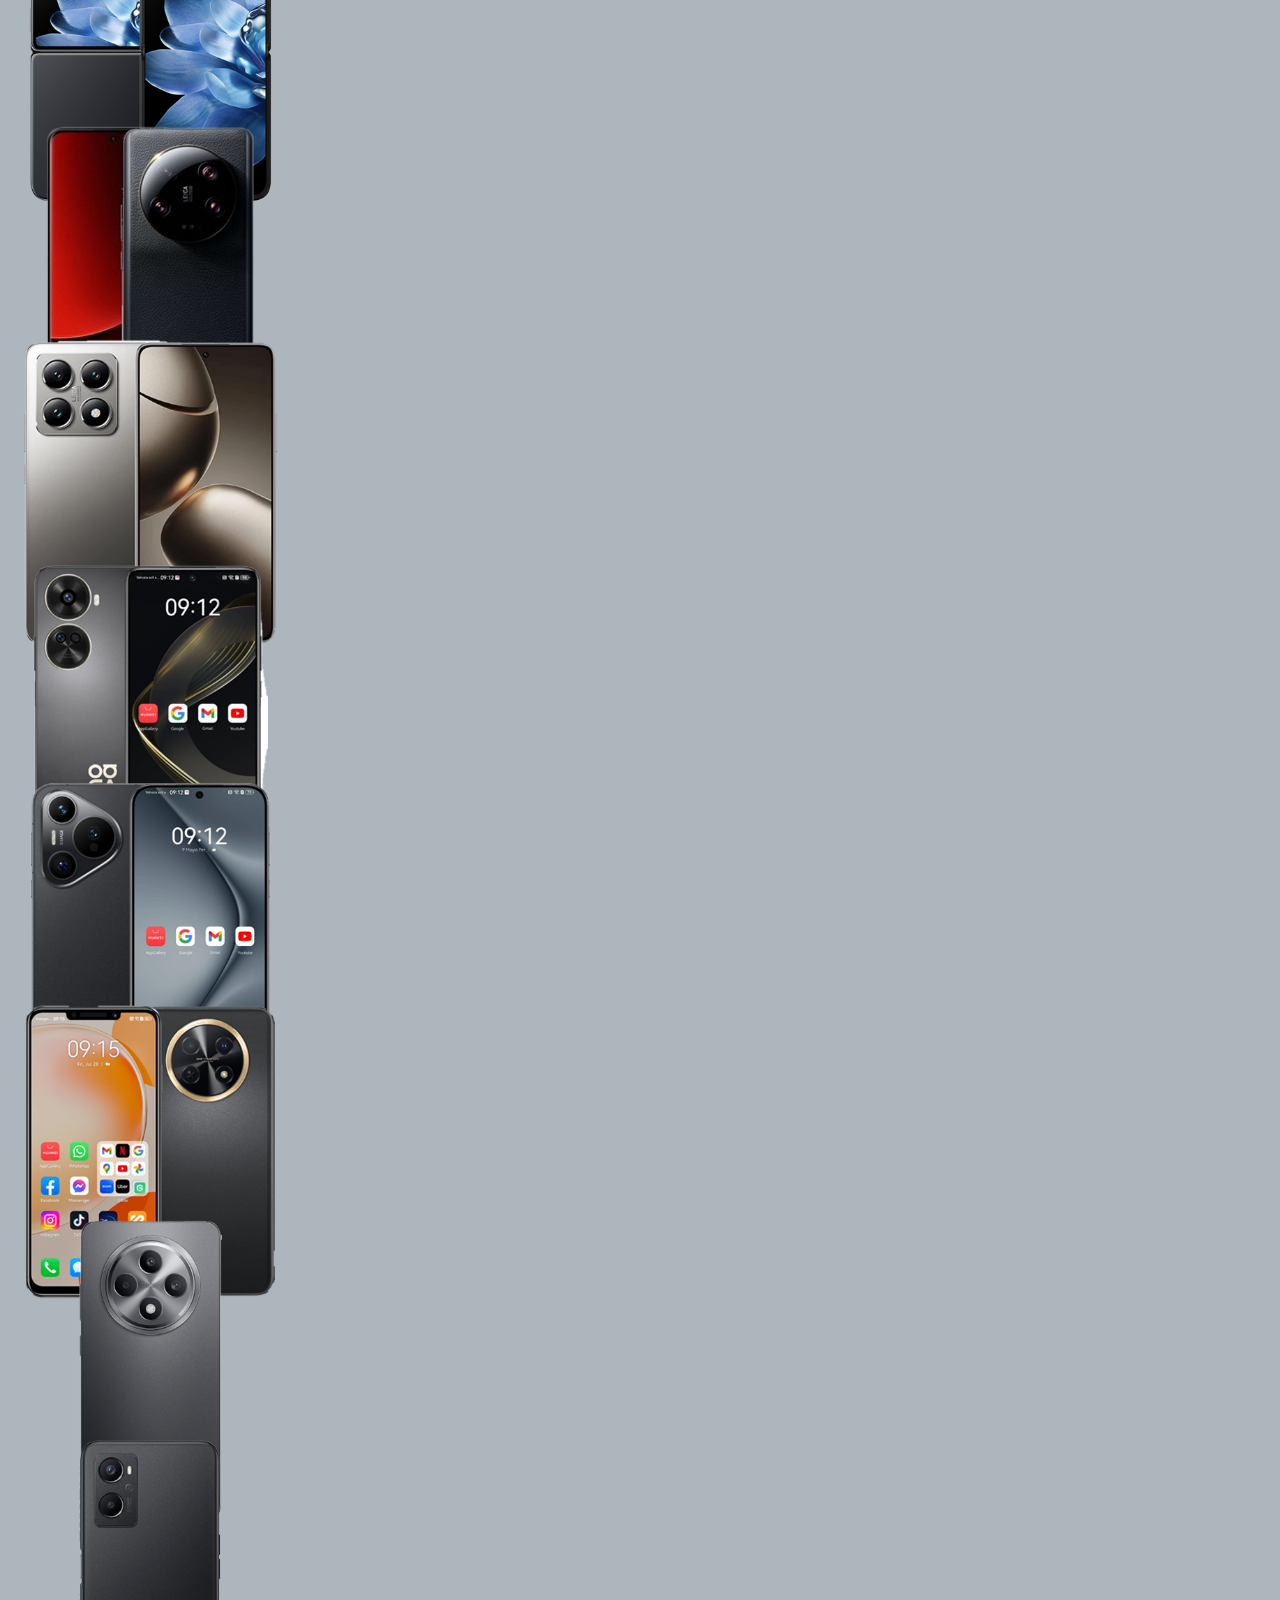
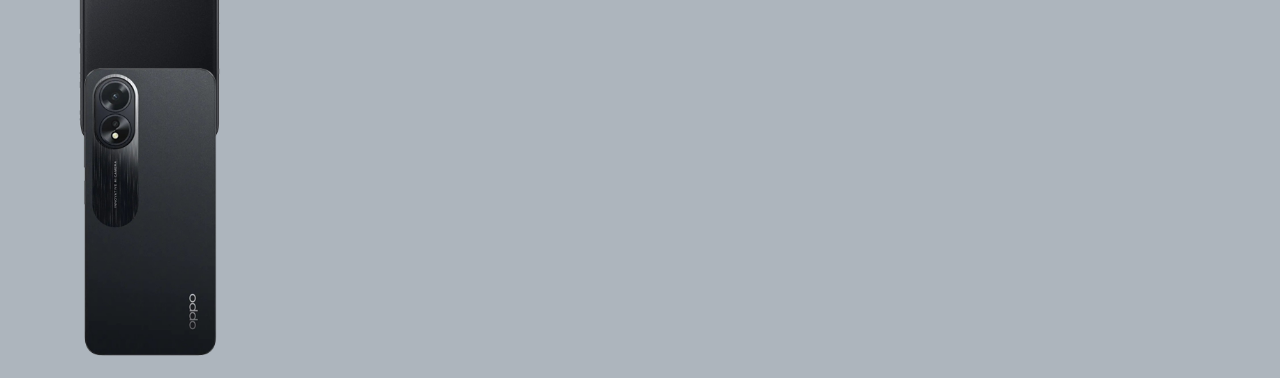
<file: Teknoloji Mağazası ve Teknik Sitesi/telefon.html>
<!DOCTYPE html>
<html lang="en">
<head>
    <meta charset="UTF-8">
    <meta name="viewport" content="width=device-width, initial-scale=1.0">
    <link rel="stylesheet" href="telefon.css">
    <script src="script.js"></script>
    <link href="https://cdn.jsdelivr.net/npm/bootstrap@5.3.5/dist/css/bootstrap.min.css" rel="stylesheet" integrity="sha384-SgOJa3DmI69IUzQ2PVdRZhwQ+dy64/BUtbMJw1MZ8t5HZApcHrRKUc4W0kG879m7" crossorigin="anonymous">
    <title>MobiTech - Telefon</title>
</head>
<body class="telekran">

    <!-- NAVBAR -->
  <nav class="navbar navbar-expand-lg">
    <div class="container-fluid">
        <svg xmlns="http://www.w3.org/2000/svg" width="16" height="16" fill="currentColor" class="shoplogo" viewBox="0 0 16 16">
            <path d="M2.97 1.35A1 1 0 0 1 3.73 1h8.54a1 1 0 0 1 .76.35l2.609 3.044A1.5 1.5 0 0 1 16 5.37v.255a2.375 2.375 0 0 1-4.25 1.458A2.37 2.37 0 0 1 9.875 8 2.37 2.37 0 0 1 8 7.083 2.37 2.37 0 0 1 6.125 8a2.37 2.37 0 0 1-1.875-.917A2.375 2.375 0 0 1 0 5.625V5.37a1.5 1.5 0 0 1 .361-.976zm1.78 4.275a1.375 1.375 0 0 0 2.75 0 .5.5 0 0 1 1 0 1.375 1.375 0 0 0 2.75 0 .5.5 0 0 1 1 0 1.375 1.375 0 1 0 2.75 0V5.37a.5.5 0 0 0-.12-.325L12.27 2H3.73L1.12 5.045A.5.5 0 0 0 1 5.37v.255a1.375 1.375 0 0 0 2.75 0 .5.5 0 0 1 1 0M1.5 8.5A.5.5 0 0 1 2 9v6h1v-5a1 1 0 0 1 1-1h3a1 1 0 0 1 1 1v5h6V9a.5.5 0 0 1 1 0v6h.5a.5.5 0 0 1 0 1H.5a.5.5 0 0 1 0-1H1V9a.5.5 0 0 1 .5-.5M4 15h3v-5H4zm5-5a1 1 0 0 1 1-1h2a1 1 0 0 1 1 1v3a1 1 0 0 1-1 1h-2a1 1 0 0 1-1-1zm3 0h-2v3h2z"/>
          </svg>
<!-- Navbar Linkler -->
        <a class="navbar-brand">MobiTech Store</a>
        <button class="navbar-toggler" type="button" data-bs-toggle="collapse" data-bs-target="#navbarNavDropdown" aria-controls="navbarNavDropdown" aria-expanded="false" aria-label="Toggle navigation">
            <span class="navbar-toggler-icon"></span>
        </button>
        <div class="collapse navbar-collapse" id="navbarNavDropdown">
            <ul class="navbar-nav">
              <li class="nav-item">
                <a class="nav-link active" href="index.html">Ana Sayfa</a>
              </li>
      <div class="collapse navbar-collapse" id="navbarNavDropdown">
        <li class="nav-item dropdown">
            <a class="nav-link dropdown-toggle" href="#" role="button"
               data-bs-toggle="dropdown" aria-expanded="false">
              Kategoriler
            </a>
            <ul class="dropdown-menu">
              <li><a class="dropdown-item" href="telefon.html" target="_blank">Telefon</a></li>
              <li><a class="dropdown-item" href="sarj.html" target="_blank">Şarj</a></li>
              <li><a class="dropdown-item" href="kulaklık.html" target="_blank">Kulaklık</a></li>
              <li><a class="dropdown-item" href="akıllısaat.html" target="_blank">Akıllı Saat</a></li>
            </ul>
          </li>
        </ul>
        <div class="sepet ms-auto">
          <a class="btn btn-success position-relative" href="sepet.html" target="_blank">
            Sepetim
            <span id="cart-count" class="position-absolute top-0 start-100 translate-middle badge rounded-pill bg-danger">
              0
            </span>
            <svg xmlns="http://www.w3.org/2000/svg" width="16" height="16" fill="currentColor"
                 class="bi bi-cart-fill ms-1" viewBox="0 0 16 16">
              <path d="M0 1.5A.5.5 0 0 1 .5 1H2a.5.5 0 0 1
                .485.379L2.89 3H14.5a.5.5 0 0 1
                .491.592l-1.5 8A.5.5 0 0 1
                13 12H4a.5.5 0 0 1-.491-.408L2.01
                3.607 1.61 2H.5a.5.5 0 0
                1-.5-.5M5 12a2 2 0 1 0 0
                4 2 2 0 0 0 0-4m7 0a2 2 0 1 0
                0 4 2 2 0 0 0 0-4m-7 1a1 1 0
                1 1 0 2 1 1 0 0 1 0-2m7
                0a1 1 0 1 1 0 2 1 1 0 0 1 0-2"/>
            </svg>
          </a>
        </div>
      </div>
    </div>
  </nav>
    <div class="container py-4">
        <div class="row row-cols-1 row-cols-sm-2 row-cols-md-3 g-4">
            <!-- iPhone 14 -->
            <div class="col">
                <div class="card shadow-sm">
                    <img src="iph14.png" class="card-img-top" alt="iPhone 14">
                    <div class="card-body">
                        <h5 class="card-title">iPhone 14 <br>41.999 TL</h5>
                        <ul class="list-unstyled">
                            <li>Dahili Hafıza: 128 GB</li>
                            <li>Pil Gücü (mAh): 3000</li>
                            <li>RAM Kapasitesi: 6 GB</li>
                            <li>Ekran Boyutu: 6,1 inç</li>
                        </ul>
                        <a class="btn btn-primary" onclick="addToCart('iPhone 14',41999)">Sepete Ekle</a>
                    </div>
                </div>
            </div>
            <!-- iPhone 15 -->
            <div class="col">
                <div class="card shadow-sm">
                    <img src="iph15.png" class="card-img-top" alt="iPhone 15">
                    <div class="card-body">
                        <h5 class="card-title">iPhone 15 <br>54.999 TL</h5>
                        <ul class="list-unstyled">
                            <li>Dahili Hafıza: 128 GB</li>
                            <li>Pil Gücü (mAh): 4000</li>
                            <li>RAM Kapasitesi: 6 GB</li>
                            <li>Ekran Boyutu: 6,1 inç</li>
                        </ul>
                        <a class="btn btn-primary" onclick="addToCart('iPhone 15',54999)">Sepete Ekle</a>
                    </div>
                </div>
            </div>
            <!-- iPhone 16 -->
            <div class="col">
                <div class="card shadow-sm">
                    <img src="iph16.png" class="card-img-top" alt="iPhone 16">
                    <div class="card-body">
                        <h5 class="card-title">iPhone 16 <br>69.999 TL</h5>
                        <ul class="list-unstyled">
                            <li>Dahili Hafıza: 128 GB</li>
                            <li>Pil Gücü (mAh): 4000</li>
                            <li>RAM Kapasitesi: 8 GB</li>
                            <li>Ekran Boyutu: 6,1 inç</li>
                        </ul>
                        <a class="btn btn-primary" onclick="addToCart('iPhone 16',69999)">Sepete Ekle</a>
                    </div>
                </div>
            </div>
        </div>
        <div class="row row-cols-1 row-cols-sm-2 row-cols-md-3 g-4">
            <!-- Samsung Galaxy S24 Ultra -->
            <div class="col">
                <div class="card shadow-sm">
                    <img src="smsg3.png" class="card-img-top" alt="Samsung Galaxy S24 Ultra">
                    <div class="card-body">
                        <h5 class="card-title">Samsung Galaxy S24 Ultra <br>69.499 TL</h5>
                        <ul class="list-unstyled">
                            <li>Dahili Hafıza: 1 TB</li>
                            <li>Pil Gücü (mAh): 5000</li>
                            <li>RAM Kapasitesi: 12 GB</li>
                            <li>Ekran Boyutu: 6,8 inç</li>
                        </ul>
                        <a class="btn btn-primary" onclick="addToCart('Samsung Galaxy S24 Ultra',69499)">Sepete Ekle</a>
                    </div>
                </div>
            </div>
            <!-- Samsung Galaxy Z Fold6 -->
            <div class="col">
                <div class="card shadow-sm">
                    <img src="smsg2.png" class="card-img-top" alt="Samsung Galaxy Z Fold6">
                    <div class="card-body">
                        <h5 class="card-title">Samsung Galaxy Z Fold6 <br>85.499 TL</h5>
                        <ul class="list-unstyled">
                            <li>Dahili Hafıza: 1 TB</li>
                            <li>Pil Gücü (mAh): 7000</li>
                            <li>RAM Kapasitesi: 12 GB</li>
                            <li>Ekran Boyutu: 7 inç</li>
                        </ul>
                        <a class="btn btn-primary" onclick="addToCart('Samsung Galaxy Z Fold6',85499)">Sepete Ekle</a>
                    </div>
                </div>
            </div>
            <!-- Samsung Galaxy Z Flip6 -->
            <div class="col">
                <div class="card shadow-sm">
                    <img src="smsg1.png" class="card-img-top" alt="Samsung Galaxy Z Flip6">
                    <div class="card-body">
                        <h5 class="card-title">Samsung Galaxy Z Flip6 <br>55.849 TL</h5>
                        <ul class="list-unstyled">
                            <li>Dahili Hafıza: 256 GB</li>
                            <li>Pil Gücü (mAh): 7000</li>
                            <li>RAM Kapasitesi: 12 GB</li>
                            <li>Ekran Boyutu: 7 inç</li>
                        </ul>
                        <a class="btn btn-primary" onclick="addToCart('Samsung Galaxy Z Flip6',55849)">Sepete Ekle</a>
                    </div>
                </div>
            </div>
        </div>
        <div class="row row-cols-1 row-cols-sm-2 row-cols-md-3 g-4">
            <!-- Xiaomi Mix Flip -->
            <div class="col">
                <div class="card shadow-sm">
                    <img src="xia1.png" class="card-img-top" alt="Xiaomi Mix Flip">
                    <div class="card-body">
                        <h5 class="card-title">Xiaomi Mix Flip <br>54.999 TL</h5>
                        <ul class="list-unstyled">
                            <li>Dahili Hafıza: 512 GB</li>
                            <li>Pil Gücü (mAh): 4780</li>
                            <li>RAM Kapasitesi: 12 GB</li>
                            <li>Ekran Boyutu: 6,8 inç</li>
                        </ul>
                        <a class="btn btn-primary" onclick="addToCart('Xiaomi Mix Flip',54999)">Sepete Ekle</a>
                    </div>
                </div>
            </div>
            <!-- Xiaomi MI 13 Ultra -->
            <div class="col">
                <div class="card shadow-sm">
                    <img src="xia2.png" class="card-img-top" alt="Xiaomi MI 13 Ultra">
                    <div class="card-body">
                        <h5 class="card-title">Xiaomi MI 13 Ultra <br>49.999 TL</h5>
                        <ul class="list-unstyled">
                            <li>Dahili Hafıza: 256 GB</li>
                            <li>Pil Gücü (mAh): 5000</li>
                            <li>RAM Kapasitesi: 12 GB</li>
                            <li>Ekran Boyutu: 6,7 inç</li>
                        </ul>
                        <a class="btn btn-primary" onclick="addToCart('Xiaomi MI 13 Ultra',49999)">Sepete Ekle</a>
                    </div>
                </div>
            </div>
            <!-- Xiaomi 14T Pro -->
            <div class="col">
                <div class="card shadow-sm">
                    <img src="xia3.png" class="card-img-top" alt="Xiaomi 14T Pro">
                    <div class="card-body">
                        <h5 class="card-title">Xiaomi 14T Pro <br>40.999 TL</h5>
                        <ul class="list-unstyled">
                            <li>Dahili Hafıza: 512 GB</li>
                            <li>Pil Gücü (mAh): 5000</li>
                            <li>RAM Kapasitesi: 12 GB</li>
                            <li>Ekran Boyutu: 6,67 inç</li>
                        </ul>
                        <a class="btn btn-primary" onclick="addToCart('Xiaomi 14T Pro',40999)">Sepete Ekle</a>
                    </div>
                </div>
            </div>
        </div>
        <div class="row row-cols-1 row-cols-sm-2 row-cols-md-3 g-4">
            <!-- Huawei Nova 12 SE -->
            <div class="col">
                <div class="card shadow-sm">
                    <img src="huw1.png" class="card-img-top" alt="Huawei Nova 12 SE">
                    <div class="card-body">
                        <h5 class="card-title">Huawei Nova 12 SE <br>17.499 TL</h5>
                        <ul class="list-unstyled">
                            <li>Dahili Hafıza: 256 GB</li>
                            <li>Pil Gücü (mAh): 4500</li>
                            <li>RAM Kapasitesi: 8 GB</li>
                            <li>Ekran Boyutu: 6,67 inç</li>
                        </ul>
                        <a class="btn btn-primary" onclick="addToCart('Huawei Nova 12 SE',17499)">Sepete Ekle</a>
                    </div>
                </div>
            </div>
            <!-- Huawei Pura 70 -->
            <div class="col">
                <div class="card shadow-sm">
                    <img src="huw2.png" class="card-img-top" alt="Huawei Pura 70">
                    <div class="card-body">
                        <h5 class="card-title">Huawei Pura 70 <br>34.549 TL</h5>
                        <ul class="list-unstyled">
                            <li>Dahili Hafıza: 256 GB</li>
                            <li>Pil Gücü (mAh): 4500</li>
                            <li>RAM Kapasitesi: 12 GB</li>
                            <li>Ekran Boyutu: 6,6 inç</li>
                        </ul>
                        <a class="btn btn-primary" onclick="addToCart('Huawei Pura 70',34549)">Sepete Ekle</a>
                    </div>
                </div>
            </div>
            <!-- Huawei Nova Y91 -->
            <div class="col">
                <div class="card shadow-sm">
                    <img src="huw3.png" class="card-img-top" alt="Huawei Nova Y91">
                    <div class="card-body">
                        <h5 class="card-title">Huawei Nova Y91 <br>13.899 TL</h5>
                        <ul class="list-unstyled">
                            <li>Dahili Hafıza: 128 GB</li>
                            <li>Pil Gücü (mAh): 7000</li>
                            <li>RAM Kapasitesi: 8 GB</li>
                            <li>Ekran Boyutu: 6,5 inç</li>
                        </ul>
                        <a class="btn btn-primary" onclick="addToCart('Huawei Nova Y91',13899)">Sepete Ekle</a>
                    </div>
                </div>
            </div>
        </div>
        <div class="row row-cols-1 row-cols-sm-2 row-cols-md-3 g-4">
            <!-- Oppo Reno 11 FS -->
            <div class="col">
                <div class="card shadow-sm">
                    <img src="opp1.png" class="card-img-top" alt="Oppo Reno 11 FS">
                    <div class="card-body">
                        <h5 class="card-title">Oppo Reno 11 FS <br>12.399 TL</h5>
                        <ul class="list-unstyled">
                            <li>Dahili Hafıza: 256 GB</li>
                            <li>Pil Gücü (mAh): 5000</li>
                            <li>RAM Kapasitesi: 8 GB</li>
                            <li>Ekran Boyutu: 6,67 inç</li>
                        </ul>
                        <a class="btn btn-primary" onclick="addToCart('Oppo Reno 11 FS',12399)">Sepete Ekle</a>
                    </div>
                </div>
            </div>
            <!-- Oppo A96 -->
            <div class="col">
                <div class="card shadow-sm">
                    <img src="opp2.png" class="card-img-top" alt="Oppo A96">
                    <div class="card-body">
                        <h5 class="card-title">Oppo A96 <br>11.250 TL</h5>
                        <ul class="list-unstyled">
                            <li>Dahili Hafıza: 128 GB</li>
                            <li>Pil Gücü (mAh): 5000</li>
                            <li>RAM Kapasitesi: 6 GB</li>
                            <li>Ekran Boyutu: 4,5 inç</li>
                        </ul>
                        <a class="btn btn-primary" onclick="addToCart('Oppo A96',11250)">Sepete Ekle</a>
                    </div>
                </div>
            </div>
            <!-- Oppo A38 -->
            <div class="col">
                <div class="card shadow-sm">
                    <img src="opp3.png" class="card-img-top" alt="Oppo A38">
                    <div class="card-body">
                        <h5 class="card-title">Oppo A38 <br>8.740 TL</h5>
                        <ul class="list-unstyled">
                            <li>Dahili Hafıza: 128 GB</li>
                            <li>Pil Gücü (mAh): 5000</li>
                            <li>RAM Kapasitesi: 6 GB</li>
                            <li>Ekran Boyutu: 6,5 inç</li>
                        </ul>
                        <a class="btn btn-primary" onclick="addToCart('Oppo A38',8740)">Sepete Ekle</a>
                    </div>
                </div>
            </div>
        </div>
    </div>
    <script src="https://cdn.jsdelivr.net/npm/bootstrap@5.3.5/dist/js/bootstrap.bundle.min.js" integrity="sha384-k6d4wzSIapyDyv1kpU366/PK5hCdSbCRGRCMv+eplOQJWyd1fbcAu9OCUj5zNLiq" crossorigin="anonymous"></script></body>
    <script src="script.js"></script>
    </body>
    </html>
</file>
<file: Teknoloji Mağazası ve Teknik Sitesi/telefon.css>
.shoplogo
{
  color: white;
  margin-left: 10px;
  margin-right: 10px;
}

.sepetlogo
{
  color: white;
}

/* Navbar arka plan rengi */
.navbar {
  background-color: #212529 !important;
  display: flex;
  justify-content: space-between;
  align-items: center;
}

.navbar-nav {
  display: flex;
}

.nav-item {
  margin-right: 20px;
}

.navbar .sepet {
  margin-left: auto;
  margin-right: 30px;
  font-size: 20px;
}

/* Kategori dropdown menüsündeki yazıları siyah yapmak için */
.navbar .dropdown-item {
  color: black !important; /* Yazı rengini siyah yap */
}

/* Hover durumunda yazıyı beyaz tutup arka planı mavi yapmak */
.navbar .dropdown-item:hover {
  background-color: #007bff !important; /* Hover için mavi arka plan */
  color: white !important; /* Hover yazısı beyaz */
}

/* Navbar yazılarını beyaz yapmak için */
.navbar .navbar-brand,
.navbar .nav-link {
  color: white !important; /* Navbardaki logo ve linklerin beyaz olması */
}

/* Dropdown menüdeki öğeleri beyaz yapmak */
.navbar .dropdown-menu {
  background-color: white !important; /* Dropdown menüsünün arka plan rengini siyah yap */
  border: none; /* Dropdown menüsünün etrafındaki kenarlığı kaldır */
}

.navbar .dropdown-menu .dropdown-item {
  color: black !important; /* Yazıyı siyah yap */
}

/* Navbardaki yazıların beyaz olması için genel ayar */
.navbar .nav-link,
.navbar .navbar-brand {
  color: white !important; /* Navbar bağlantıları ve marka beyaz */
}

.telekran {
  background-color: #adb5bd;
  font-family: Arial, sans-serif;
  margin: 0;
  padding: 0;
}

.markatelefon {
  background-color: #212529;
  color: white;
  text-align: center;
  padding: 10px 0;
  font-size: 40px;
  font-family: fantasy;
}

.card {
  width: 300px;
  height: 200px;
  display: flex;
  flex-direction: column;
  justify-content: space-between;
  background-color: #adb5bd;
}

.card img {
  height: 350px;
  object-fit: auto;
}

.card-body {
  overflow: hidden;
  text-align: center;
  flex-grow: 1;
}

.row {
  margin-bottom: 20px;
}

.row .col {
  margin-bottom: 20px;
}
</file>
<file: Teknoloji Mağazası ve Teknik Sitesi/style.css>
.logo {
    margin-right: 10px;
}

.carousel-item
{
   width: 50px;
   height: auto;
   position: absolute;
   top: 50%;
   padding-left: 20%;
   padding-right: 20%;
   padding-top: 3%;
}

footer 
/* Kodu pasif edersen yazılar sola kayar (başka bir görünüm) */
{
    text-align: center;
    padding: 10px;
    background-color: #333;
    color: white;
    position: relative;
    bottom: 0;
    width: 100%;
}

.formBolumu {
  max-width: 700px; /* Formun genişliğini küçült */
  margin: 50px auto; /* Ortala ve üst boşluk ekle */
  padding: 20px; /*Alt Üst Boşluk*/
  border: 1px solid #ddd; /*Çerçeve Kalınlığı*/
  border-radius: 5px; /*Kenarlıklar*/
  background-color: #f9f9f9; /* Hafif arka plan */
}

.social-icons a {
  font-size: 1.5rem;
  margin-right: 15px;
  color: #f8f9fa;
}
.social-icons a:hover {
  color: #007bff; /* Hover rengi mavi */
}

.mb-3
{
  padding-left: 15px;
}

.container-fluid
{
  background-color: #212529;
}

.navbar 
{
  background-color: #212529;
}

.mobitech
{
  background-color: #adb5bd;
}

.container-fluid
{
  color: white;
}

.üstyazi
{
  color: white;
}

.altbaslik
{
  font-family: sans-serif;
}

/* Footer genel ayarları */
footer {
  background-color: #222;
  color: #fff;
  padding: 20px 0;
  font-family: 'Arial', sans-serif;
}

.footer-container {
  display: flex;
  flex-wrap: wrap;
  justify-content: space-between;
  max-width: 1200px;
  margin: 0 auto;
  padding: 0 20px;
}

/* Footer bölümleri */
.footer-section {
  flex: 1 1 250px;
  margin: 20px 10px;
}

.footer-section h2 {
  font-size: 20px;
  margin-bottom: 15px;
  color: #adb5bd;
}

.footer-section p {
  line-height: 1.6;
  font-size: 14px;
  color:#adb5bd;
}

/* Linkler */
.footer-section.links ul {
  list-style: none;
  padding: 0;
}

.footer-section.links ul li {
  margin-bottom: 10px;
}

.footer-section.links ul li a {
  text-decoration: none;
  color:#adb5bd;
  font-size: 14px;
  transition: color 0.3s;
}

.footer-section.links ul li a:hover {
  color: #adb5bd;
}

/* İletişim */
.footer-section.contact ul {
  list-style: none;
  padding: 0;
}

.footer-section.contact ul li {
  margin-bottom: 10px;
  font-size: 14px;
  display: flex;
  align-items: center;
}

.footer-section.contact ul li i {
  margin-right: 10px;
  color: #adb5bd;
}

/* Sosyal Medya */
.footer-section.social .social-icons a {
  display: inline-block;
  width: 40px;
  height: 40px;
  margin-right: 10px;
  background-color: #444;
  color: #fff;
  border-radius: 50%;
  text-align: center;
  line-height: 40px;
  font-size: 16px;
  transition: background-color 0.3s;
}

.footer-section.social .social-icons a:hover {
  background-color: #adb5bd;
}

/* Footer alt kısmı */
.footer-bottom {
  text-align: center;
  margin-top: 20px;
  padding-top: 20px;
  border-top: 1px solid #444;
  font-size: 14px;
  color:#adb5bd;
}

.card-text
{
    display: grid;
    grid-template-rows: auto auto; /* Satır yükseklikleri */
    gap: 10px; /* Hücreler arasındaki boşluk */
}


/* Müşteri Hizmetleri */
body {
  font-family: Arial, sans-serif;
  margin: 0;
  padding: 0;
  background-color: #adb5bd;
}

.chat-container {
  max-width: 900px;
  margin: 50px auto;
  background: #fff;
  border-radius: 8px;
  box-shadow: 0 4px 6px rgba(0, 0, 0, 0.1);
  overflow: hidden;
  display: flex;
  flex-direction: column;
  height: 700px;
  border: 2px solid black;
}

.chat-header {
  background: #4CAF50;
  color: #fff;
  padding: 15px;
  text-align: center;
  font-size: 18px;
  font-weight: bold;
}

.chat-messages {
  flex: 1;
  padding: 15px;
  overflow-y: auto;
  background: #f9f9f9;
}

.message {
  margin-bottom: 10px;
  padding: 10px;
  border-radius: 10px;
  max-width: 80%;
}

.message.sent {
  background: #4CAF50;
  color: white;
  margin-left: auto;
}

.message.received {
  background: #ddd;
  color: #000;
  margin-right: auto;
}

.chat-input {
  display: flex;
  padding: 10px;
  border-top: 1px solid #ddd;
  background: #fff;
}

.chat-input input {
  flex: 1;
  padding: 10px;
  border: 1px solid #ddd;
  border-radius: 5px;
  outline: none;
}

.chat-input button {
  background: #4CAF50;
  color: white;
  border: none;
  padding: 10px 15px;
  margin-left: 5px;
  border-radius: 5px;
  cursor: pointer;
  font-size: 16px;
}

.chat-input button:hover 
{
  background: #45a049;
}
</file>
